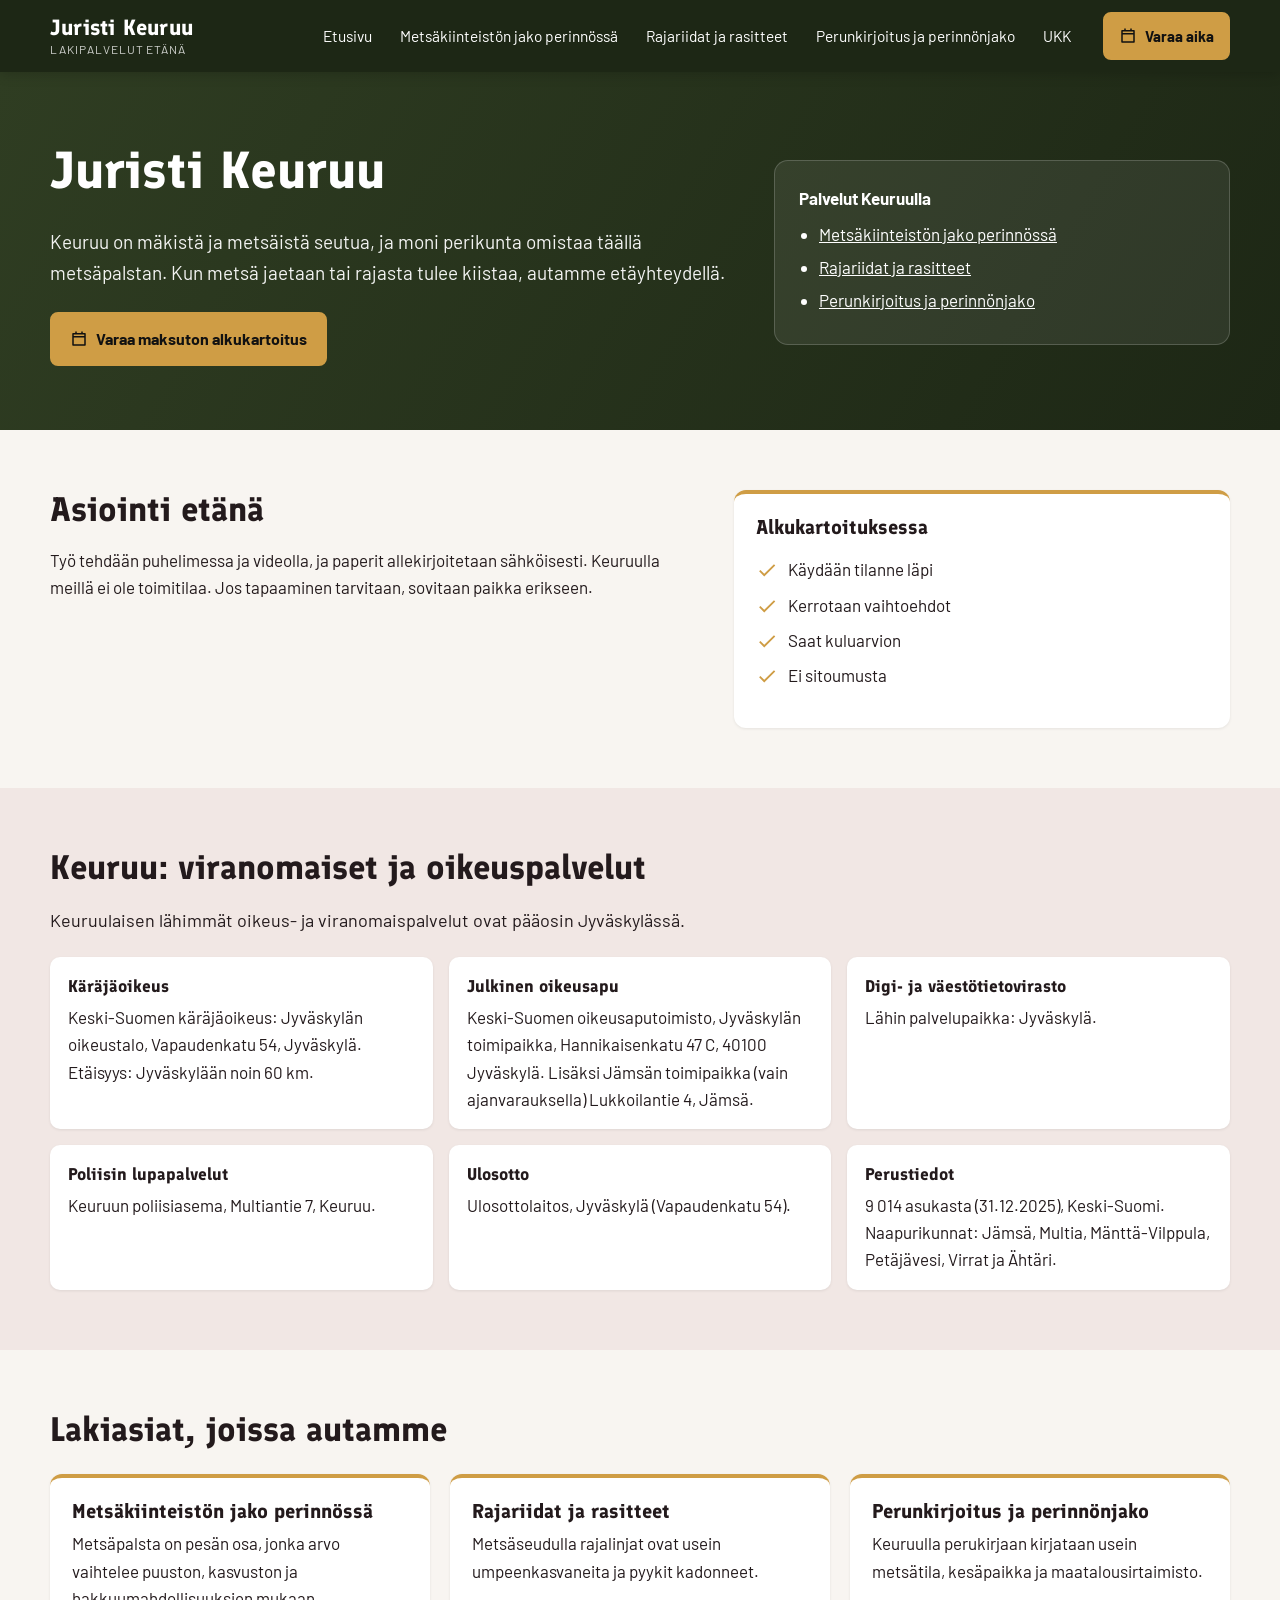
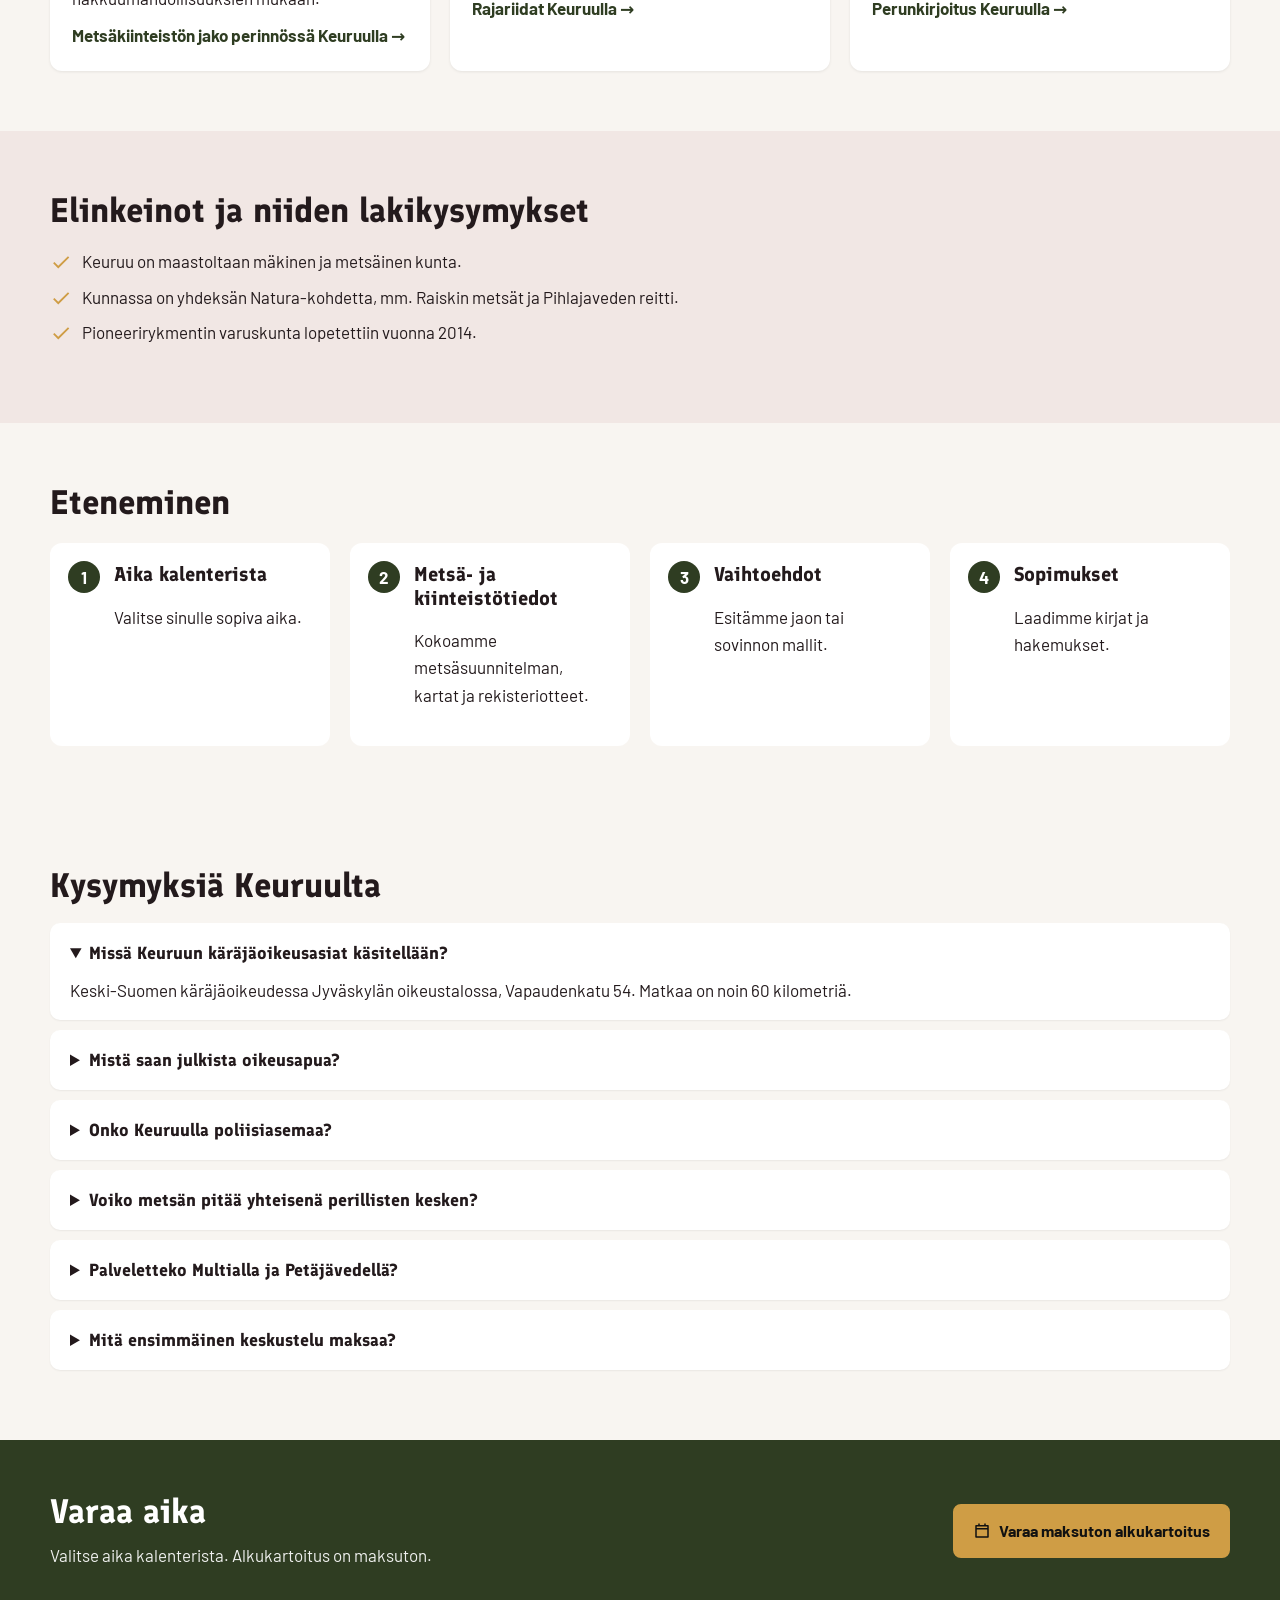
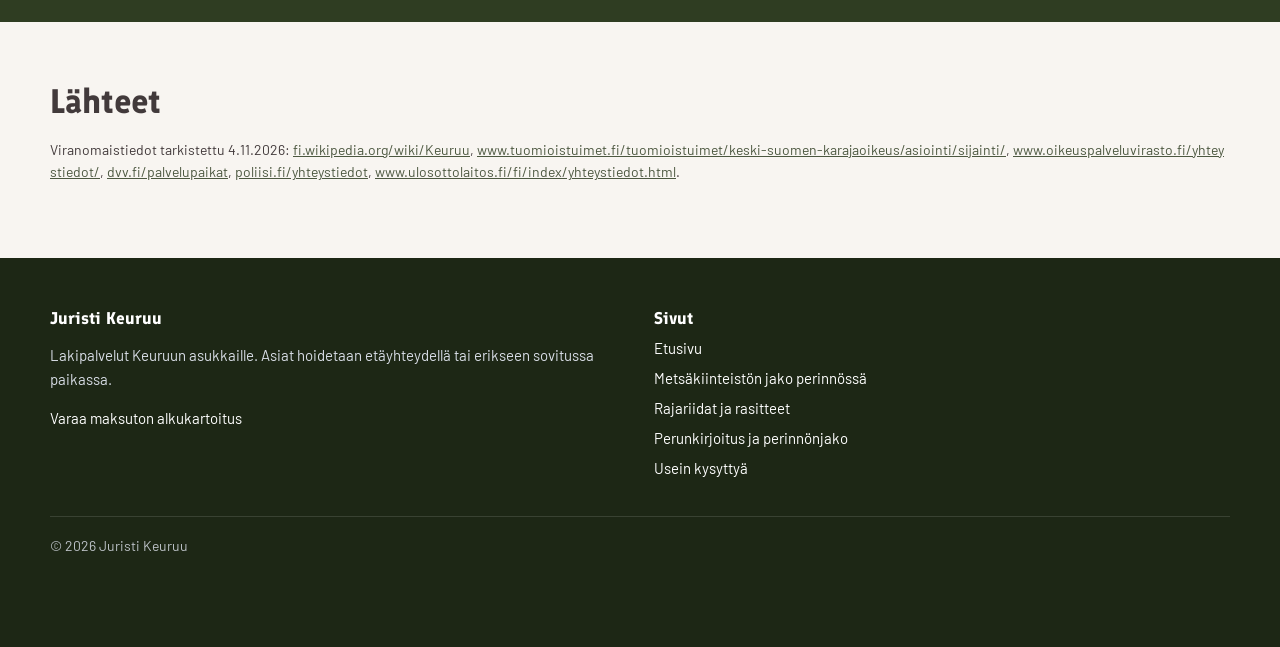
<file: index.html>
<!doctype html>
<html lang="fi">
<head>
<meta charset="utf-8">
<meta name="viewport" content="width=device-width,initial-scale=1">
<title>Juristi Keuruu | Metsä, rajat ja perintö</title>
<meta name="description" content="Juristi Keuruu: metsäkiinteistön jako, rajariidat ja perunkirjoitus etänä. Ajanvaraus verkossa, maksuton alkukartoitus.">
<meta name="robots" content="index,follow">
<link rel="canonical" href="https://arttu475-cpu.github.io/juristi-keuruu/">
<meta property="og:type" content="website">
<meta property="og:locale" content="fi_FI">
<meta property="og:site_name" content="Juristi Keuruu">
<meta property="og:title" content="Juristi Keuruu | Metsä, rajat ja perintö">
<meta property="og:description" content="Juristi Keuruu: metsäkiinteistön jako, rajariidat ja perunkirjoitus etänä. Ajanvaraus verkossa, maksuton alkukartoitus.">
<meta property="og:url" content="https://arttu475-cpu.github.io/juristi-keuruu/">
<meta name="theme-color" content="#1d2715">
<link rel="stylesheet" href="./_f/fontit.css">
<link rel="stylesheet" href="./_f/tyyli.css">
<script type="application/ld+json">{"@context":"https://schema.org","@graph":[{"@type":"WebSite","@id":"https://arttu475-cpu.github.io/juristi-keuruu/#website","url":"https://arttu475-cpu.github.io/juristi-keuruu/","name":"Juristi Keuruu","inLanguage":"fi"},{"@type":"LegalService","@id":"https://arttu475-cpu.github.io/juristi-keuruu/#palvelu","name":"Juristi Keuruu","url":"https://arttu475-cpu.github.io/juristi-keuruu/","description":"Juristi Keuruu: metsäkiinteistön jako, rajariidat ja perunkirjoitus etänä. Ajanvaraus verkossa, maksuton alkukartoitus.","areaServed":{"@type":"City","name":"Keuruu","sameAs":"https://fi.wikipedia.org/wiki/Keuruu"},"knowsAbout":["Metsäkiinteistön jako perinnössä","Rajariidat ja rasitteet","Perunkirjoitus ja perinnönjako"],"potentialAction":{"@type":"ReserveAction","name":"Varaa maksuton alkukartoitus","target":"https://calendly.com/lakiasiantoimisto-helsinki/lakitoimiston-alkukartoitus"}},{"@type":"WebPage","@id":"https://arttu475-cpu.github.io/juristi-keuruu/#webpage","url":"https://arttu475-cpu.github.io/juristi-keuruu/","name":"Juristi Keuruu | Metsä, rajat ja perintö","description":"Juristi Keuruu: metsäkiinteistön jako, rajariidat ja perunkirjoitus etänä. Ajanvaraus verkossa, maksuton alkukartoitus.","inLanguage":"fi","isPartOf":{"@id":"https://arttu475-cpu.github.io/juristi-keuruu/#website"},"about":{"@id":"https://arttu475-cpu.github.io/juristi-keuruu/#palvelu"},"dateModified":"2026-11-04"},{"@type":"FAQPage","@id":"https://arttu475-cpu.github.io/juristi-keuruu/#ukk","mainEntity":[{"@type":"Question","name":"Missä Keuruun käräjäoikeusasiat käsitellään?","acceptedAnswer":{"@type":"Answer","text":"Keski-Suomen käräjäoikeudessa Jyväskylän oikeustalossa, Vapaudenkatu 54. Matkaa on noin 60 kilometriä."}},{"@type":"Question","name":"Mistä saan julkista oikeusapua?","acceptedAnswer":{"@type":"Answer","text":"Keski-Suomen oikeusaputoimiston Jyväskylän toimipaikasta tai ajanvarauksella Jämsän toimipaikasta."}},{"@type":"Question","name":"Onko Keuruulla poliisiasemaa?","acceptedAnswer":{"@type":"Answer","text":"On, Keuruun poliisiasema osoitteessa Multiantie 7."}},{"@type":"Question","name":"Voiko metsän pitää yhteisenä perillisten kesken?","acceptedAnswer":{"@type":"Answer","text":"Voi, mutta yhteisomistus vaatii sopimuksen hoidosta ja hakkuista. Muuten päätöksenteko jumiutuu helposti."}},{"@type":"Question","name":"Palveletteko Multialla ja Petäjävedellä?","acceptedAnswer":{"@type":"Answer","text":"Kyllä, kaikki tapahtuu etänä."}},{"@type":"Question","name":"Mitä ensimmäinen keskustelu maksaa?","acceptedAnswer":{"@type":"Answer","text":"Alkukartoitus on ilmainen."}}]}]}</script>
</head>
<body>
<header class="hd"><div class="w"><a class="brand" href="./"><b>Juristi Keuruu</b><small>Lakipalvelut etänä</small></a><input type="checkbox" id="mt" class="mt" aria-label="Avaa valikko"><label for="mt" class="mtl">Valikko</label>
<nav class="nav" aria-label="Päävalikko"><a href="./">Etusivu</a><a href="./metsan-perinnonjako/">Metsäkiinteistön jako perinnössä</a><a href="./rajariidat/">Rajariidat ja rasitteet</a><a href="./perunkirjoitus/">Perunkirjoitus ja perinnönjako</a><a href="./ukk/">UKK</a></nav>
<a class="btn hbtn" href="https://calendly.com/lakiasiantoimisto-helsinki/lakitoimiston-alkukartoitus" target="_blank" rel="noopener"><svg viewBox="0 0 24 24" width="18" height="18" aria-hidden="true"><path fill="currentColor" d="M7 2h2v2h6V2h2v2h3a1 1 0 0 1 1 1v15a1 1 0 0 1-1 1H4a1 1 0 0 1-1-1V5a1 1 0 0 1 1-1h3zm12 8H5v9h14zM5 8h14V6H5z"/></svg>Varaa aika</a></div>
</header>
<main>

<section class="hero"><div class="w"><div><h1>Juristi Keuruu</h1><p class="l">Keuruu on mäkistä ja metsäistä seutua, ja moni perikunta omistaa täällä metsäpalstan. Kun metsä jaetaan tai rajasta tulee kiistaa, autamme etäyhteydellä.</p><div class="napit"><a class="btn" href="https://calendly.com/lakiasiantoimisto-helsinki/lakitoimiston-alkukartoitus" target="_blank" rel="noopener"><svg viewBox="0 0 24 24" width="18" height="18" aria-hidden="true"><path fill="currentColor" d="M7 2h2v2h6V2h2v2h3a1 1 0 0 1 1 1v15a1 1 0 0 1-1 1H4a1 1 0 0 1-1-1V5a1 1 0 0 1 1-1h3zm12 8H5v9h14zM5 8h14V6H5z"/></svg>Varaa maksuton alkukartoitus</a></div></div><div class="kortti"><b>Palvelut Keuruulla</b><ul><li><a style="color:#fff" href="./metsan-perinnonjako/">Metsäkiinteistön jako perinnössä</a></li><li><a style="color:#fff" href="./rajariidat/">Rajariidat ja rasitteet</a></li><li><a style="color:#fff" href="./perunkirjoitus/">Perunkirjoitus ja perinnönjako</a></li></ul></div></div></section>
<section class="sec"><div class="w two"><div><h2>Asiointi etänä</h2><p>Työ tehdään puhelimessa ja videolla, ja paperit allekirjoitetaan sähköisesti. Keuruulla meillä ei ole toimitilaa. Jos tapaaminen tarvitaan, sovitaan paikka erikseen.</p></div><div class="card"><h3>Alkukartoituksessa</h3><ul class="list"><li><svg viewBox="0 0 24 24" width="22" height="22" aria-hidden="true"><path fill="currentColor" d="M9 16.2 4.8 12l-1.4 1.4L9 19 21 7l-1.4-1.4z"/></svg><span>Käydään tilanne läpi</span></li><li><svg viewBox="0 0 24 24" width="22" height="22" aria-hidden="true"><path fill="currentColor" d="M9 16.2 4.8 12l-1.4 1.4L9 19 21 7l-1.4-1.4z"/></svg><span>Kerrotaan vaihtoehdot</span></li><li><svg viewBox="0 0 24 24" width="22" height="22" aria-hidden="true"><path fill="currentColor" d="M9 16.2 4.8 12l-1.4 1.4L9 19 21 7l-1.4-1.4z"/></svg><span>Saat kuluarvion</span></li><li><svg viewBox="0 0 24 24" width="22" height="22" aria-hidden="true"><path fill="currentColor" d="M9 16.2 4.8 12l-1.4 1.4L9 19 21 7l-1.4-1.4z"/></svg><span>Ei sitoumusta</span></li></ul></div></div></section>
<section class="sec alt"><div class="w"><h2>Keuruu: viranomaiset ja oikeuspalvelut</h2><p class="lead">Keuruulaisen lähimmät oikeus- ja viranomaispalvelut ovat pääosin Jyväskylässä.</p><div class="fakta"><div><b>Käräjäoikeus</b>Keski-Suomen käräjäoikeus: Jyväskylän oikeustalo, Vapaudenkatu 54, Jyväskylä. Etäisyys: Jyväskylään noin 60 km.</div><div><b>Julkinen oikeusapu</b>Keski-Suomen oikeusaputoimisto, Jyväskylän toimipaikka, Hannikaisenkatu 47 C, 40100 Jyväskylä. Lisäksi Jämsän toimipaikka (vain ajanvarauksella) Lukkoilantie 4, Jämsä.</div><div><b>Digi- ja väestötietovirasto</b>Lähin palvelupaikka: Jyväskylä.</div><div><b>Poliisin lupapalvelut</b>Keuruun poliisiasema, Multiantie 7, Keuruu.</div><div><b>Ulosotto</b>Ulosottolaitos, Jyväskylä (Vapaudenkatu 54).</div><div><b>Perustiedot</b>9 014 asukasta (31.12.2025), Keski-Suomi. Naapurikunnat: Jämsä, Multia, Mänttä-Vilppula, Petäjävesi, Virrat ja Ähtäri.</div></div></div></section>
<section class="sec"><div class="w"><h2>Lakiasiat, joissa autamme</h2><div class="grid"><div class="card"><h3>Metsäkiinteistön jako perinnössä</h3><p>Metsäpalsta on pesän osa, jonka arvo vaihtelee puuston, kasvuston ja hakkuumahdollisuuksien mukaan.</p><a class="more" href="./metsan-perinnonjako/">Metsäkiinteistön jako perinnössä Keuruulla →</a></div><div class="card"><h3>Rajariidat ja rasitteet</h3><p>Metsäseudulla rajalinjat ovat usein umpeenkasvaneita ja pyykit kadonneet.</p><a class="more" href="./rajariidat/">Rajariidat Keuruulla →</a></div><div class="card"><h3>Perunkirjoitus ja perinnönjako</h3><p>Keuruulla perukirjaan kirjataan usein metsätila, kesäpaikka ja maatalousirtaimisto.</p><a class="more" href="./perunkirjoitus/">Perunkirjoitus Keuruulla →</a></div></div></div></section>
<section class="sec alt"><div class="w"><h2>Elinkeinot ja niiden lakikysymykset</h2><ul class="list"><li><svg viewBox="0 0 24 24" width="22" height="22" aria-hidden="true"><path fill="currentColor" d="M9 16.2 4.8 12l-1.4 1.4L9 19 21 7l-1.4-1.4z"/></svg><span>Keuruu on maastoltaan mäkinen ja metsäinen kunta.</span></li><li><svg viewBox="0 0 24 24" width="22" height="22" aria-hidden="true"><path fill="currentColor" d="M9 16.2 4.8 12l-1.4 1.4L9 19 21 7l-1.4-1.4z"/></svg><span>Kunnassa on yhdeksän Natura-kohdetta, mm. Raiskin metsät ja Pihlajaveden reitti.</span></li><li><svg viewBox="0 0 24 24" width="22" height="22" aria-hidden="true"><path fill="currentColor" d="M9 16.2 4.8 12l-1.4 1.4L9 19 21 7l-1.4-1.4z"/></svg><span>Pioneerirykmentin varuskunta lopetettiin vuonna 2014.</span></li></ul></div></section>
<section class="sec"><div class="w"><h2>Eteneminen</h2><div class="steps"><div><h3>Aika kalenterista</h3><p>Valitse sinulle sopiva aika.</p></div><div><h3>Metsä- ja kiinteistötiedot</h3><p>Kokoamme metsäsuunnitelman, kartat ja rekisteriotteet.</p></div><div><h3>Vaihtoehdot</h3><p>Esitämme jaon tai sovinnon mallit.</p></div><div><h3>Sopimukset</h3><p>Laadimme kirjat ja hakemukset.</p></div></div></div></section>
<section class="sec"><div class="w"><div class="ukk"><h2>Kysymyksiä Keuruulta</h2><details open><summary>Missä Keuruun käräjäoikeusasiat käsitellään?</summary><p>Keski-Suomen käräjäoikeudessa Jyväskylän oikeustalossa, Vapaudenkatu 54. Matkaa on noin 60 kilometriä.</p></details>
<details><summary>Mistä saan julkista oikeusapua?</summary><p>Keski-Suomen oikeusaputoimiston Jyväskylän toimipaikasta tai ajanvarauksella Jämsän toimipaikasta.</p></details>
<details><summary>Onko Keuruulla poliisiasemaa?</summary><p>On, Keuruun poliisiasema osoitteessa Multiantie 7.</p></details>
<details><summary>Voiko metsän pitää yhteisenä perillisten kesken?</summary><p>Voi, mutta yhteisomistus vaatii sopimuksen hoidosta ja hakkuista. Muuten päätöksenteko jumiutuu helposti.</p></details>
<details><summary>Palveletteko Multialla ja Petäjävedellä?</summary><p>Kyllä, kaikki tapahtuu etänä.</p></details>
<details><summary>Mitä ensimmäinen keskustelu maksaa?</summary><p>Alkukartoitus on ilmainen.</p></details></div></div></section>
<section class="cta"><div class="w"><div><h2>Varaa aika</h2><p>Valitse aika kalenterista. Alkukartoitus on maksuton.</p></div><div class="napit"><a class="btn" href="https://calendly.com/lakiasiantoimisto-helsinki/lakitoimiston-alkukartoitus" target="_blank" rel="noopener"><svg viewBox="0 0 24 24" width="18" height="18" aria-hidden="true"><path fill="currentColor" d="M7 2h2v2h6V2h2v2h3a1 1 0 0 1 1 1v15a1 1 0 0 1-1 1H4a1 1 0 0 1-1-1V5a1 1 0 0 1 1-1h3zm12 8H5v9h14zM5 8h14V6H5z"/></svg>Varaa maksuton alkukartoitus</a></div></div></section>
<section class="sec"><div class="w lahteet"><h2>Lähteet</h2><p>Viranomaistiedot tarkistettu 4.11.2026: <a href="https://fi.wikipedia.org/wiki/Keuruu" rel="noopener">fi.wikipedia.org/wiki/Keuruu</a>, <a href="https://www.tuomioistuimet.fi/tuomioistuimet/keski-suomen-karajaoikeus/asiointi/sijainti/" rel="noopener">www.tuomioistuimet.fi/tuomioistuimet/keski-suomen-karajaoikeus/asiointi/sijainti/</a>, <a href="https://www.oikeuspalveluvirasto.fi/yhteystiedot/" rel="noopener">www.oikeuspalveluvirasto.fi/yhteystiedot/</a>, <a href="https://dvv.fi/palvelupaikat" rel="noopener">dvv.fi/palvelupaikat</a>, <a href="https://poliisi.fi/yhteystiedot" rel="noopener">poliisi.fi/yhteystiedot</a>, <a href="https://www.ulosottolaitos.fi/fi/index/yhteystiedot.html" rel="noopener">www.ulosottolaitos.fi/fi/index/yhteystiedot.html</a>.</p></div></section>
</main>
<footer class="ft"><div class="w"><div class="cols">
<div><h3>Juristi Keuruu</h3><p>Lakipalvelut Keuruun asukkaille. Asiat hoidetaan etäyhteydellä tai erikseen sovitussa paikassa.</p><p><a href="https://calendly.com/lakiasiantoimisto-helsinki/lakitoimiston-alkukartoitus" target="_blank" rel="noopener">Varaa maksuton alkukartoitus</a></p></div>
<div><h3>Sivut</h3><ul><li><a href="./">Etusivu</a></li><li><a href="./metsan-perinnonjako/">Metsäkiinteistön jako perinnössä</a></li><li><a href="./rajariidat/">Rajariidat ja rasitteet</a></li><li><a href="./perunkirjoitus/">Perunkirjoitus ja perinnönjako</a></li><li><a href="./ukk/">Usein kysyttyä</a></li></ul></div>
</div><div class="pohja">© 2026 Juristi Keuruu</div></div></footer>
<div class="palkki"><a class="btn o" style="color:#fff" href="https://calendly.com/lakiasiantoimisto-helsinki/lakitoimiston-alkukartoitus" target="_blank" rel="noopener"><svg viewBox="0 0 24 24" width="18" height="18" aria-hidden="true"><path fill="currentColor" d="M7 2h2v2h6V2h2v2h3a1 1 0 0 1 1 1v15a1 1 0 0 1-1 1H4a1 1 0 0 1-1-1V5a1 1 0 0 1 1-1h3zm12 8H5v9h14zM5 8h14V6H5z"/></svg>Varaa maksuton alkukartoitus</a></div>
</body>
</html>
</file>
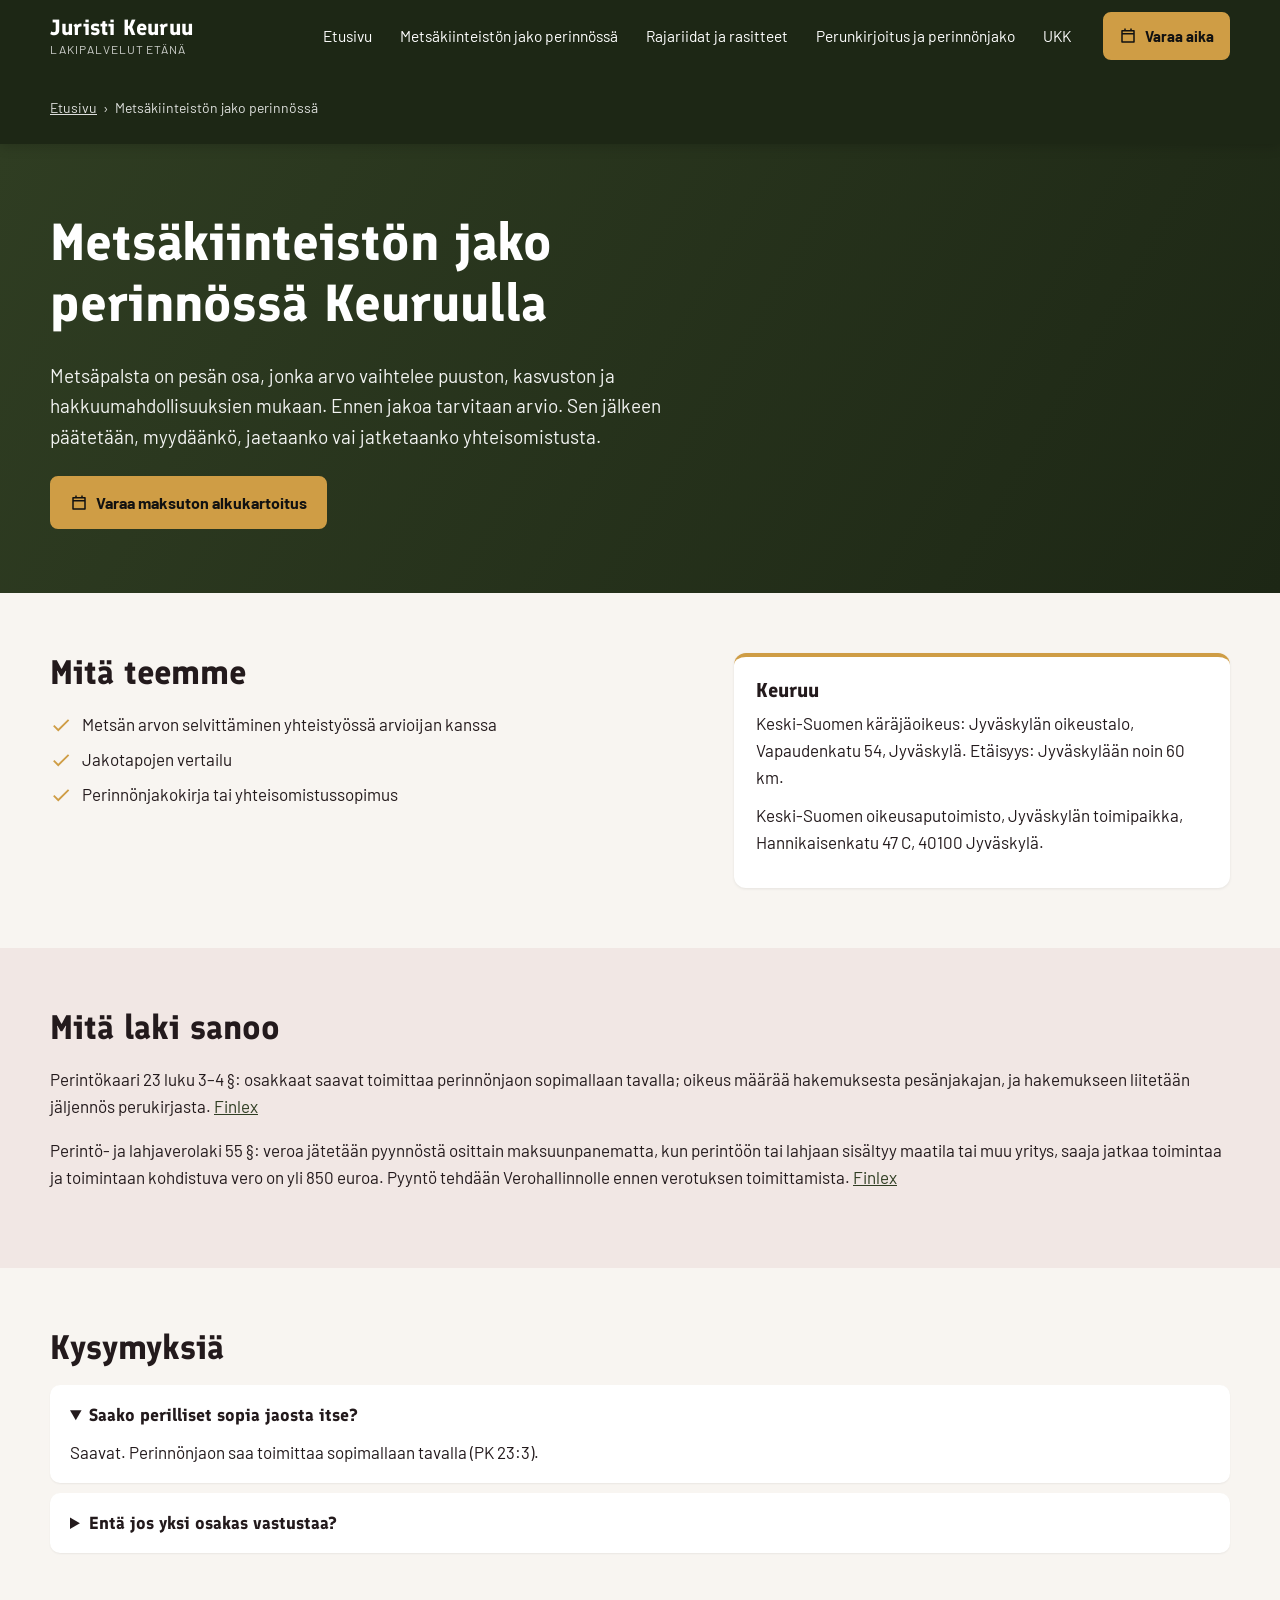
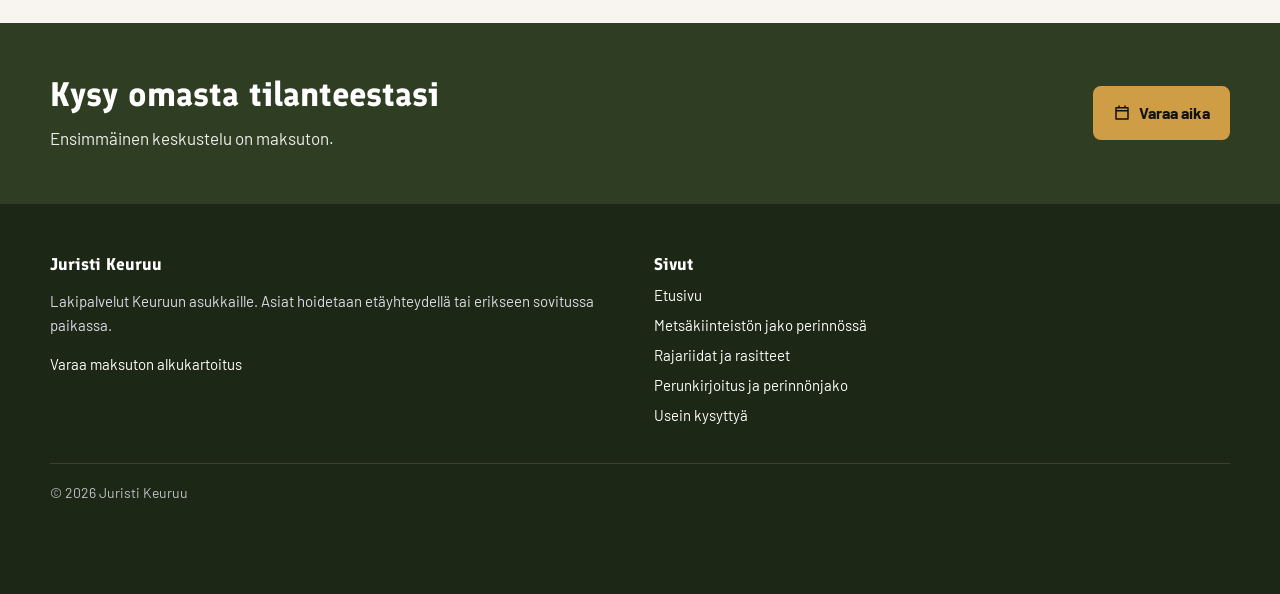
<file: metsan-perinnonjako/index.html>
<!doctype html>
<html lang="fi">
<head>
<meta charset="utf-8">
<meta name="viewport" content="width=device-width,initial-scale=1">
<title>Metsäkiinteistön jako perinnössä Keuruulla | Juristi Keuruu</title>
<meta name="description" content="Metsäpalsta on pesän osa, jonka arvo vaihtelee puuston, kasvuston ja hakkuumahdollisuuksien mukaan. Varaa maksuton alkukartoitus.">
<meta name="robots" content="index,follow">
<link rel="canonical" href="https://arttu475-cpu.github.io/juristi-keuruu/metsan-perinnonjako/">
<meta property="og:type" content="website">
<meta property="og:locale" content="fi_FI">
<meta property="og:site_name" content="Juristi Keuruu">
<meta property="og:title" content="Metsäkiinteistön jako perinnössä Keuruulla | Juristi Keuruu">
<meta property="og:description" content="Metsäpalsta on pesän osa, jonka arvo vaihtelee puuston, kasvuston ja hakkuumahdollisuuksien mukaan. Varaa maksuton alkukartoitus.">
<meta property="og:url" content="https://arttu475-cpu.github.io/juristi-keuruu/metsan-perinnonjako/">
<meta name="theme-color" content="#1d2715">
<link rel="stylesheet" href="../_f/fontit.css">
<link rel="stylesheet" href="../_f/tyyli.css">
<script type="application/ld+json">{"@context":"https://schema.org","@graph":[{"@type":"WebSite","@id":"https://arttu475-cpu.github.io/juristi-keuruu/#website","url":"https://arttu475-cpu.github.io/juristi-keuruu/","name":"Juristi Keuruu","inLanguage":"fi"},{"@type":"LegalService","@id":"https://arttu475-cpu.github.io/juristi-keuruu/#palvelu","name":"Juristi Keuruu","url":"https://arttu475-cpu.github.io/juristi-keuruu/","description":"Juristi Keuruu: metsäkiinteistön jako, rajariidat ja perunkirjoitus etänä. Ajanvaraus verkossa, maksuton alkukartoitus.","areaServed":{"@type":"City","name":"Keuruu","sameAs":"https://fi.wikipedia.org/wiki/Keuruu"},"knowsAbout":["Metsäkiinteistön jako perinnössä","Rajariidat ja rasitteet","Perunkirjoitus ja perinnönjako"],"potentialAction":{"@type":"ReserveAction","name":"Varaa maksuton alkukartoitus","target":"https://calendly.com/lakiasiantoimisto-helsinki/lakitoimiston-alkukartoitus"}},{"@type":"WebPage","@id":"https://arttu475-cpu.github.io/juristi-keuruu/metsan-perinnonjako/#webpage","url":"https://arttu475-cpu.github.io/juristi-keuruu/metsan-perinnonjako/","name":"Metsäkiinteistön jako perinnössä Keuruulla | Juristi Keuruu","description":"Metsäpalsta on pesän osa, jonka arvo vaihtelee puuston, kasvuston ja hakkuumahdollisuuksien mukaan. Varaa maksuton alkukartoitus.","inLanguage":"fi","isPartOf":{"@id":"https://arttu475-cpu.github.io/juristi-keuruu/#website"},"about":{"@id":"https://arttu475-cpu.github.io/juristi-keuruu/#palvelu"},"dateModified":"2026-11-04"},{"@type":"FAQPage","@id":"https://arttu475-cpu.github.io/juristi-keuruu/metsan-perinnonjako/#ukk","mainEntity":[{"@type":"Question","name":"Saako perilliset sopia jaosta itse?","acceptedAnswer":{"@type":"Answer","text":"Saavat. Perinnönjaon saa toimittaa sopimallaan tavalla (PK 23:3)."}},{"@type":"Question","name":"Entä jos yksi osakas vastustaa?","acceptedAnswer":{"@type":"Answer","text":"Kuka tahansa osakas voi hakea käräjäoikeudelta pesänjakajaa (PK 23:4)."}}]},{"@type":"Service","name":"Metsäkiinteistön jako perinnössä Keuruulla","serviceType":"Metsäkiinteistön jako perinnössä","provider":{"@id":"https://arttu475-cpu.github.io/juristi-keuruu/#palvelu"},"areaServed":{"@type":"City","name":"Keuruu"}},{"@type":"BreadcrumbList","itemListElement":[{"@type":"ListItem","position":1,"name":"Etusivu","item":"https://arttu475-cpu.github.io/juristi-keuruu/"},{"@type":"ListItem","position":2,"name":"Metsäkiinteistön jako perinnössä","item":"https://arttu475-cpu.github.io/juristi-keuruu/metsan-perinnonjako/"}]}]}</script>
</head>
<body>
<header class="hd"><div class="w"><a class="brand" href="../"><b>Juristi Keuruu</b><small>Lakipalvelut etänä</small></a><input type="checkbox" id="mt" class="mt" aria-label="Avaa valikko"><label for="mt" class="mtl">Valikko</label>
<nav class="nav" aria-label="Päävalikko"><a href="../">Etusivu</a><a href="../metsan-perinnonjako/">Metsäkiinteistön jako perinnössä</a><a href="../rajariidat/">Rajariidat ja rasitteet</a><a href="../perunkirjoitus/">Perunkirjoitus ja perinnönjako</a><a href="../ukk/">UKK</a></nav>
<a class="btn hbtn" href="https://calendly.com/lakiasiantoimisto-helsinki/lakitoimiston-alkukartoitus" target="_blank" rel="noopener"><svg viewBox="0 0 24 24" width="18" height="18" aria-hidden="true"><path fill="currentColor" d="M7 2h2v2h6V2h2v2h3a1 1 0 0 1 1 1v15a1 1 0 0 1-1 1H4a1 1 0 0 1-1-1V5a1 1 0 0 1 1-1h3zm12 8H5v9h14zM5 8h14V6H5z"/></svg>Varaa aika</a></div>
<div class="w"><nav class="crumb" aria-label="Murupolku"><ol><li><a href="../">Etusivu</a></li><li aria-current="page">Metsäkiinteistön jako perinnössä</li></ol></nav></div></header>
<main>

<section class="hero"><div class="w"><div><h1>Metsäkiinteistön jako perinnössä Keuruulla</h1><p class="l">Metsäpalsta on pesän osa, jonka arvo vaihtelee puuston, kasvuston ja hakkuumahdollisuuksien mukaan. Ennen jakoa tarvitaan arvio. Sen jälkeen päätetään, myydäänkö, jaetaanko vai jatketaanko yhteisomistusta.</p><div class="napit"><a class="btn" href="https://calendly.com/lakiasiantoimisto-helsinki/lakitoimiston-alkukartoitus" target="_blank" rel="noopener"><svg viewBox="0 0 24 24" width="18" height="18" aria-hidden="true"><path fill="currentColor" d="M7 2h2v2h6V2h2v2h3a1 1 0 0 1 1 1v15a1 1 0 0 1-1 1H4a1 1 0 0 1-1-1V5a1 1 0 0 1 1-1h3zm12 8H5v9h14zM5 8h14V6H5z"/></svg>Varaa maksuton alkukartoitus</a></div></div></div></section>
<section class="sec"><div class="w two"><div><h2>Mitä teemme</h2><ul class="list"><li><svg viewBox="0 0 24 24" width="22" height="22" aria-hidden="true"><path fill="currentColor" d="M9 16.2 4.8 12l-1.4 1.4L9 19 21 7l-1.4-1.4z"/></svg><span>Metsän arvon selvittäminen yhteistyössä arvioijan kanssa</span></li><li><svg viewBox="0 0 24 24" width="22" height="22" aria-hidden="true"><path fill="currentColor" d="M9 16.2 4.8 12l-1.4 1.4L9 19 21 7l-1.4-1.4z"/></svg><span>Jakotapojen vertailu</span></li><li><svg viewBox="0 0 24 24" width="22" height="22" aria-hidden="true"><path fill="currentColor" d="M9 16.2 4.8 12l-1.4 1.4L9 19 21 7l-1.4-1.4z"/></svg><span>Perinnönjakokirja tai yhteisomistussopimus</span></li></ul></div><div class="card"><h3>Keuruu</h3><p>Keski-Suomen käräjäoikeus: Jyväskylän oikeustalo, Vapaudenkatu 54, Jyväskylä. Etäisyys: Jyväskylään noin 60 km.</p><p>Keski-Suomen oikeusaputoimisto, Jyväskylän toimipaikka, Hannikaisenkatu 47 C, 40100 Jyväskylä.</p></div></div></section>
<section class="sec alt"><div class="w"><h2>Mitä laki sanoo</h2><p>Perintökaari 23 luku 3–4 §: osakkaat saavat toimittaa perinnönjaon sopimallaan tavalla; oikeus määrää hakemuksesta pesänjakajan, ja hakemukseen liitetään jäljennös perukirjasta. <a href="https://www.finlex.fi/fi/lainsaadanto/1965/40" rel="noopener">Finlex</a></p><p>Perintö- ja lahjaverolaki 55 §: veroa jätetään pyynnöstä osittain maksuunpanematta, kun perintöön tai lahjaan sisältyy maatila tai muu yritys, saaja jatkaa toimintaa ja toimintaan kohdistuva vero on yli 850 euroa. Pyyntö tehdään Verohallinnolle ennen verotuksen toimittamista. <a href="https://www.finlex.fi/fi/lainsaadanto/1940/378" rel="noopener">Finlex</a></p></div></section>
<section class="sec"><div class="w"><div class="ukk"><h2>Kysymyksiä</h2><details open><summary>Saako perilliset sopia jaosta itse?</summary><p>Saavat. Perinnönjaon saa toimittaa sopimallaan tavalla (PK 23:3).</p></details>
<details><summary>Entä jos yksi osakas vastustaa?</summary><p>Kuka tahansa osakas voi hakea käräjäoikeudelta pesänjakajaa (PK 23:4).</p></details></div></div></section>
<section class="cta"><div class="w"><div><h2>Kysy omasta tilanteestasi</h2><p>Ensimmäinen keskustelu on maksuton.</p></div><div class="napit"><a class="btn" href="https://calendly.com/lakiasiantoimisto-helsinki/lakitoimiston-alkukartoitus" target="_blank" rel="noopener"><svg viewBox="0 0 24 24" width="18" height="18" aria-hidden="true"><path fill="currentColor" d="M7 2h2v2h6V2h2v2h3a1 1 0 0 1 1 1v15a1 1 0 0 1-1 1H4a1 1 0 0 1-1-1V5a1 1 0 0 1 1-1h3zm12 8H5v9h14zM5 8h14V6H5z"/></svg>Varaa aika</a></div></div></section>
</main>
<footer class="ft"><div class="w"><div class="cols">
<div><h3>Juristi Keuruu</h3><p>Lakipalvelut Keuruun asukkaille. Asiat hoidetaan etäyhteydellä tai erikseen sovitussa paikassa.</p><p><a href="https://calendly.com/lakiasiantoimisto-helsinki/lakitoimiston-alkukartoitus" target="_blank" rel="noopener">Varaa maksuton alkukartoitus</a></p></div>
<div><h3>Sivut</h3><ul><li><a href="../">Etusivu</a></li><li><a href="../metsan-perinnonjako/">Metsäkiinteistön jako perinnössä</a></li><li><a href="../rajariidat/">Rajariidat ja rasitteet</a></li><li><a href="../perunkirjoitus/">Perunkirjoitus ja perinnönjako</a></li><li><a href="../ukk/">Usein kysyttyä</a></li></ul></div>
</div><div class="pohja">© 2026 Juristi Keuruu</div></div></footer>
<div class="palkki"><a class="btn o" style="color:#fff" href="https://calendly.com/lakiasiantoimisto-helsinki/lakitoimiston-alkukartoitus" target="_blank" rel="noopener"><svg viewBox="0 0 24 24" width="18" height="18" aria-hidden="true"><path fill="currentColor" d="M7 2h2v2h6V2h2v2h3a1 1 0 0 1 1 1v15a1 1 0 0 1-1 1H4a1 1 0 0 1-1-1V5a1 1 0 0 1 1-1h3zm12 8H5v9h14zM5 8h14V6H5z"/></svg>Varaa maksuton alkukartoitus</a></div>
</body>
</html>
</file>
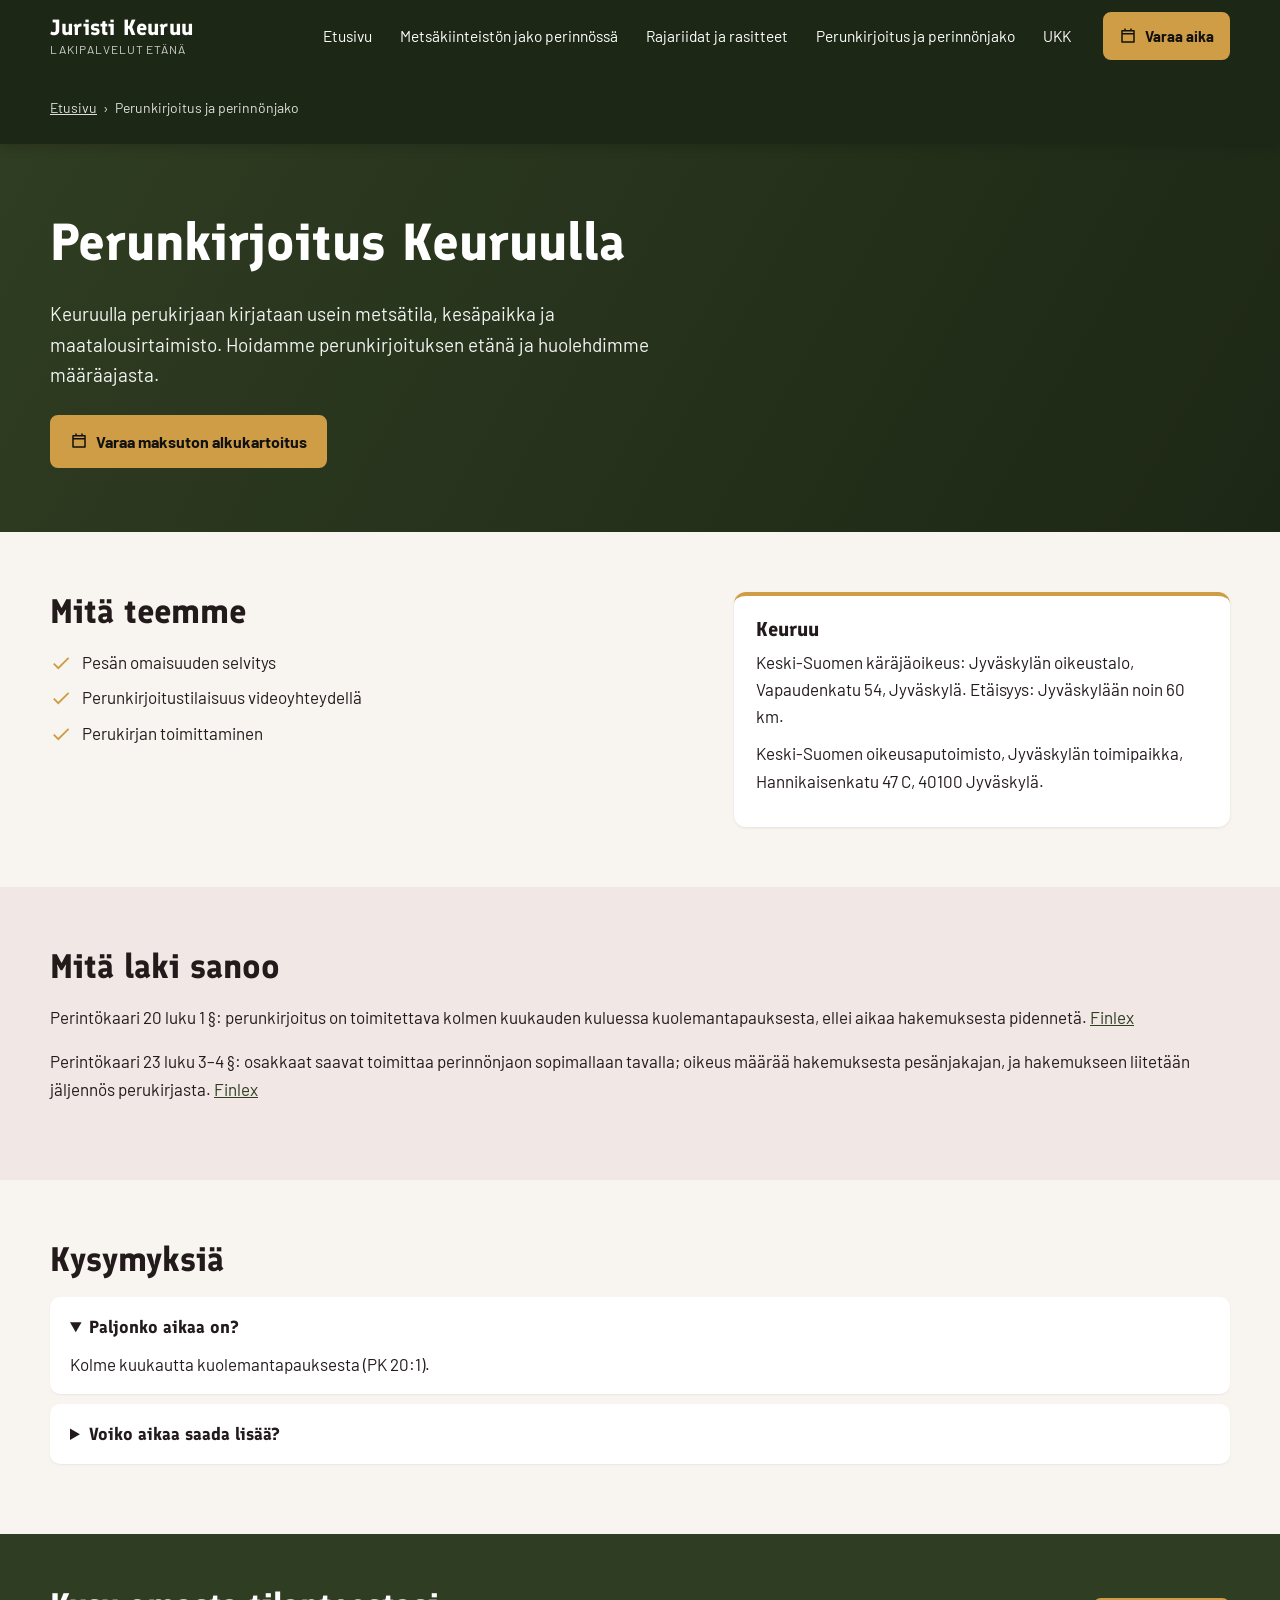
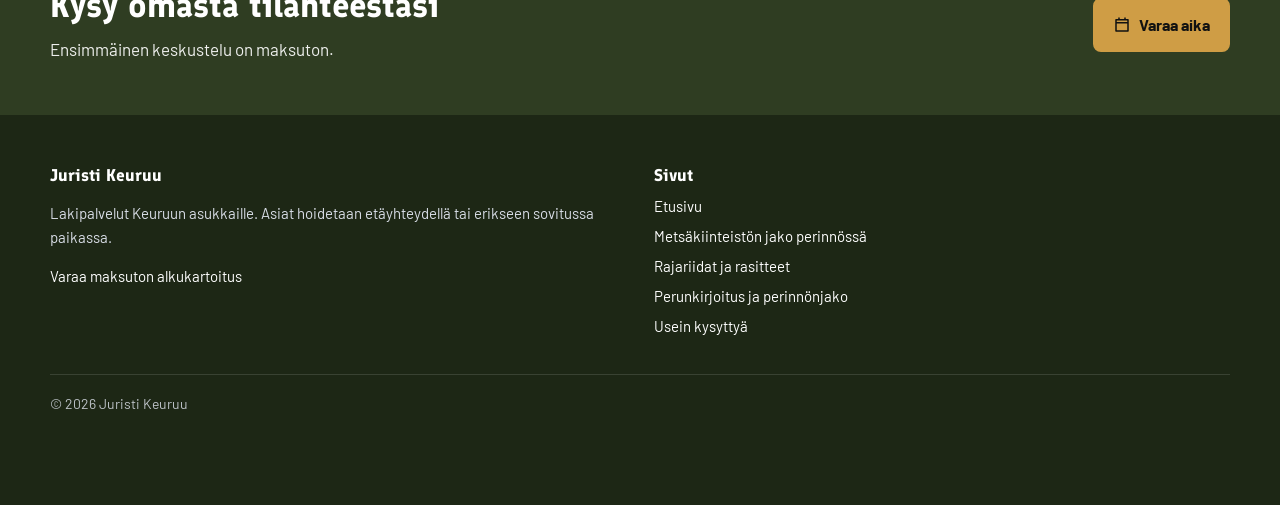
<file: perunkirjoitus/index.html>
<!doctype html>
<html lang="fi">
<head>
<meta charset="utf-8">
<meta name="viewport" content="width=device-width,initial-scale=1">
<title>Perunkirjoitus Keuruulla | Juristi Keuruu</title>
<meta name="description" content="Keuruulla perukirjaan kirjataan usein metsätila, kesäpaikka ja maatalousirtaimisto. Varaa maksuton alkukartoitus.">
<meta name="robots" content="index,follow">
<link rel="canonical" href="https://arttu475-cpu.github.io/juristi-keuruu/perunkirjoitus/">
<meta property="og:type" content="website">
<meta property="og:locale" content="fi_FI">
<meta property="og:site_name" content="Juristi Keuruu">
<meta property="og:title" content="Perunkirjoitus Keuruulla | Juristi Keuruu">
<meta property="og:description" content="Keuruulla perukirjaan kirjataan usein metsätila, kesäpaikka ja maatalousirtaimisto. Varaa maksuton alkukartoitus.">
<meta property="og:url" content="https://arttu475-cpu.github.io/juristi-keuruu/perunkirjoitus/">
<meta name="theme-color" content="#1d2715">
<link rel="stylesheet" href="../_f/fontit.css">
<link rel="stylesheet" href="../_f/tyyli.css">
<script type="application/ld+json">{"@context":"https://schema.org","@graph":[{"@type":"WebSite","@id":"https://arttu475-cpu.github.io/juristi-keuruu/#website","url":"https://arttu475-cpu.github.io/juristi-keuruu/","name":"Juristi Keuruu","inLanguage":"fi"},{"@type":"LegalService","@id":"https://arttu475-cpu.github.io/juristi-keuruu/#palvelu","name":"Juristi Keuruu","url":"https://arttu475-cpu.github.io/juristi-keuruu/","description":"Juristi Keuruu: metsäkiinteistön jako, rajariidat ja perunkirjoitus etänä. Ajanvaraus verkossa, maksuton alkukartoitus.","areaServed":{"@type":"City","name":"Keuruu","sameAs":"https://fi.wikipedia.org/wiki/Keuruu"},"knowsAbout":["Metsäkiinteistön jako perinnössä","Rajariidat ja rasitteet","Perunkirjoitus ja perinnönjako"],"potentialAction":{"@type":"ReserveAction","name":"Varaa maksuton alkukartoitus","target":"https://calendly.com/lakiasiantoimisto-helsinki/lakitoimiston-alkukartoitus"}},{"@type":"WebPage","@id":"https://arttu475-cpu.github.io/juristi-keuruu/perunkirjoitus/#webpage","url":"https://arttu475-cpu.github.io/juristi-keuruu/perunkirjoitus/","name":"Perunkirjoitus Keuruulla | Juristi Keuruu","description":"Keuruulla perukirjaan kirjataan usein metsätila, kesäpaikka ja maatalousirtaimisto. Varaa maksuton alkukartoitus.","inLanguage":"fi","isPartOf":{"@id":"https://arttu475-cpu.github.io/juristi-keuruu/#website"},"about":{"@id":"https://arttu475-cpu.github.io/juristi-keuruu/#palvelu"},"dateModified":"2026-11-04"},{"@type":"FAQPage","@id":"https://arttu475-cpu.github.io/juristi-keuruu/perunkirjoitus/#ukk","mainEntity":[{"@type":"Question","name":"Paljonko aikaa on?","acceptedAnswer":{"@type":"Answer","text":"Kolme kuukautta kuolemantapauksesta (PK 20:1)."}},{"@type":"Question","name":"Voiko aikaa saada lisää?","acceptedAnswer":{"@type":"Answer","text":"Voi, kun pidennystä haetaan määräajan kuluessa."}}]},{"@type":"Service","name":"Perunkirjoitus Keuruulla","serviceType":"Perunkirjoitus ja perinnönjako","provider":{"@id":"https://arttu475-cpu.github.io/juristi-keuruu/#palvelu"},"areaServed":{"@type":"City","name":"Keuruu"}},{"@type":"BreadcrumbList","itemListElement":[{"@type":"ListItem","position":1,"name":"Etusivu","item":"https://arttu475-cpu.github.io/juristi-keuruu/"},{"@type":"ListItem","position":2,"name":"Perunkirjoitus ja perinnönjako","item":"https://arttu475-cpu.github.io/juristi-keuruu/perunkirjoitus/"}]}]}</script>
</head>
<body>
<header class="hd"><div class="w"><a class="brand" href="../"><b>Juristi Keuruu</b><small>Lakipalvelut etänä</small></a><input type="checkbox" id="mt" class="mt" aria-label="Avaa valikko"><label for="mt" class="mtl">Valikko</label>
<nav class="nav" aria-label="Päävalikko"><a href="../">Etusivu</a><a href="../metsan-perinnonjako/">Metsäkiinteistön jako perinnössä</a><a href="../rajariidat/">Rajariidat ja rasitteet</a><a href="../perunkirjoitus/">Perunkirjoitus ja perinnönjako</a><a href="../ukk/">UKK</a></nav>
<a class="btn hbtn" href="https://calendly.com/lakiasiantoimisto-helsinki/lakitoimiston-alkukartoitus" target="_blank" rel="noopener"><svg viewBox="0 0 24 24" width="18" height="18" aria-hidden="true"><path fill="currentColor" d="M7 2h2v2h6V2h2v2h3a1 1 0 0 1 1 1v15a1 1 0 0 1-1 1H4a1 1 0 0 1-1-1V5a1 1 0 0 1 1-1h3zm12 8H5v9h14zM5 8h14V6H5z"/></svg>Varaa aika</a></div>
<div class="w"><nav class="crumb" aria-label="Murupolku"><ol><li><a href="../">Etusivu</a></li><li aria-current="page">Perunkirjoitus ja perinnönjako</li></ol></nav></div></header>
<main>

<section class="hero"><div class="w"><div><h1>Perunkirjoitus Keuruulla</h1><p class="l">Keuruulla perukirjaan kirjataan usein metsätila, kesäpaikka ja maatalousirtaimisto. Hoidamme perunkirjoituksen etänä ja huolehdimme määräajasta.</p><div class="napit"><a class="btn" href="https://calendly.com/lakiasiantoimisto-helsinki/lakitoimiston-alkukartoitus" target="_blank" rel="noopener"><svg viewBox="0 0 24 24" width="18" height="18" aria-hidden="true"><path fill="currentColor" d="M7 2h2v2h6V2h2v2h3a1 1 0 0 1 1 1v15a1 1 0 0 1-1 1H4a1 1 0 0 1-1-1V5a1 1 0 0 1 1-1h3zm12 8H5v9h14zM5 8h14V6H5z"/></svg>Varaa maksuton alkukartoitus</a></div></div></div></section>
<section class="sec"><div class="w two"><div><h2>Mitä teemme</h2><ul class="list"><li><svg viewBox="0 0 24 24" width="22" height="22" aria-hidden="true"><path fill="currentColor" d="M9 16.2 4.8 12l-1.4 1.4L9 19 21 7l-1.4-1.4z"/></svg><span>Pesän omaisuuden selvitys</span></li><li><svg viewBox="0 0 24 24" width="22" height="22" aria-hidden="true"><path fill="currentColor" d="M9 16.2 4.8 12l-1.4 1.4L9 19 21 7l-1.4-1.4z"/></svg><span>Perunkirjoitustilaisuus videoyhteydellä</span></li><li><svg viewBox="0 0 24 24" width="22" height="22" aria-hidden="true"><path fill="currentColor" d="M9 16.2 4.8 12l-1.4 1.4L9 19 21 7l-1.4-1.4z"/></svg><span>Perukirjan toimittaminen</span></li></ul></div><div class="card"><h3>Keuruu</h3><p>Keski-Suomen käräjäoikeus: Jyväskylän oikeustalo, Vapaudenkatu 54, Jyväskylä. Etäisyys: Jyväskylään noin 60 km.</p><p>Keski-Suomen oikeusaputoimisto, Jyväskylän toimipaikka, Hannikaisenkatu 47 C, 40100 Jyväskylä.</p></div></div></section>
<section class="sec alt"><div class="w"><h2>Mitä laki sanoo</h2><p>Perintökaari 20 luku 1 §: perunkirjoitus on toimitettava kolmen kuukauden kuluessa kuolemantapauksesta, ellei aikaa hakemuksesta pidennetä. <a href="https://www.finlex.fi/fi/lainsaadanto/1965/40" rel="noopener">Finlex</a></p><p>Perintökaari 23 luku 3–4 §: osakkaat saavat toimittaa perinnönjaon sopimallaan tavalla; oikeus määrää hakemuksesta pesänjakajan, ja hakemukseen liitetään jäljennös perukirjasta. <a href="https://www.finlex.fi/fi/lainsaadanto/1965/40" rel="noopener">Finlex</a></p></div></section>
<section class="sec"><div class="w"><div class="ukk"><h2>Kysymyksiä</h2><details open><summary>Paljonko aikaa on?</summary><p>Kolme kuukautta kuolemantapauksesta (PK 20:1).</p></details>
<details><summary>Voiko aikaa saada lisää?</summary><p>Voi, kun pidennystä haetaan määräajan kuluessa.</p></details></div></div></section>
<section class="cta"><div class="w"><div><h2>Kysy omasta tilanteestasi</h2><p>Ensimmäinen keskustelu on maksuton.</p></div><div class="napit"><a class="btn" href="https://calendly.com/lakiasiantoimisto-helsinki/lakitoimiston-alkukartoitus" target="_blank" rel="noopener"><svg viewBox="0 0 24 24" width="18" height="18" aria-hidden="true"><path fill="currentColor" d="M7 2h2v2h6V2h2v2h3a1 1 0 0 1 1 1v15a1 1 0 0 1-1 1H4a1 1 0 0 1-1-1V5a1 1 0 0 1 1-1h3zm12 8H5v9h14zM5 8h14V6H5z"/></svg>Varaa aika</a></div></div></section>
</main>
<footer class="ft"><div class="w"><div class="cols">
<div><h3>Juristi Keuruu</h3><p>Lakipalvelut Keuruun asukkaille. Asiat hoidetaan etäyhteydellä tai erikseen sovitussa paikassa.</p><p><a href="https://calendly.com/lakiasiantoimisto-helsinki/lakitoimiston-alkukartoitus" target="_blank" rel="noopener">Varaa maksuton alkukartoitus</a></p></div>
<div><h3>Sivut</h3><ul><li><a href="../">Etusivu</a></li><li><a href="../metsan-perinnonjako/">Metsäkiinteistön jako perinnössä</a></li><li><a href="../rajariidat/">Rajariidat ja rasitteet</a></li><li><a href="../perunkirjoitus/">Perunkirjoitus ja perinnönjako</a></li><li><a href="../ukk/">Usein kysyttyä</a></li></ul></div>
</div><div class="pohja">© 2026 Juristi Keuruu</div></div></footer>
<div class="palkki"><a class="btn o" style="color:#fff" href="https://calendly.com/lakiasiantoimisto-helsinki/lakitoimiston-alkukartoitus" target="_blank" rel="noopener"><svg viewBox="0 0 24 24" width="18" height="18" aria-hidden="true"><path fill="currentColor" d="M7 2h2v2h6V2h2v2h3a1 1 0 0 1 1 1v15a1 1 0 0 1-1 1H4a1 1 0 0 1-1-1V5a1 1 0 0 1 1-1h3zm12 8H5v9h14zM5 8h14V6H5z"/></svg>Varaa maksuton alkukartoitus</a></div>
</body>
</html>
</file>
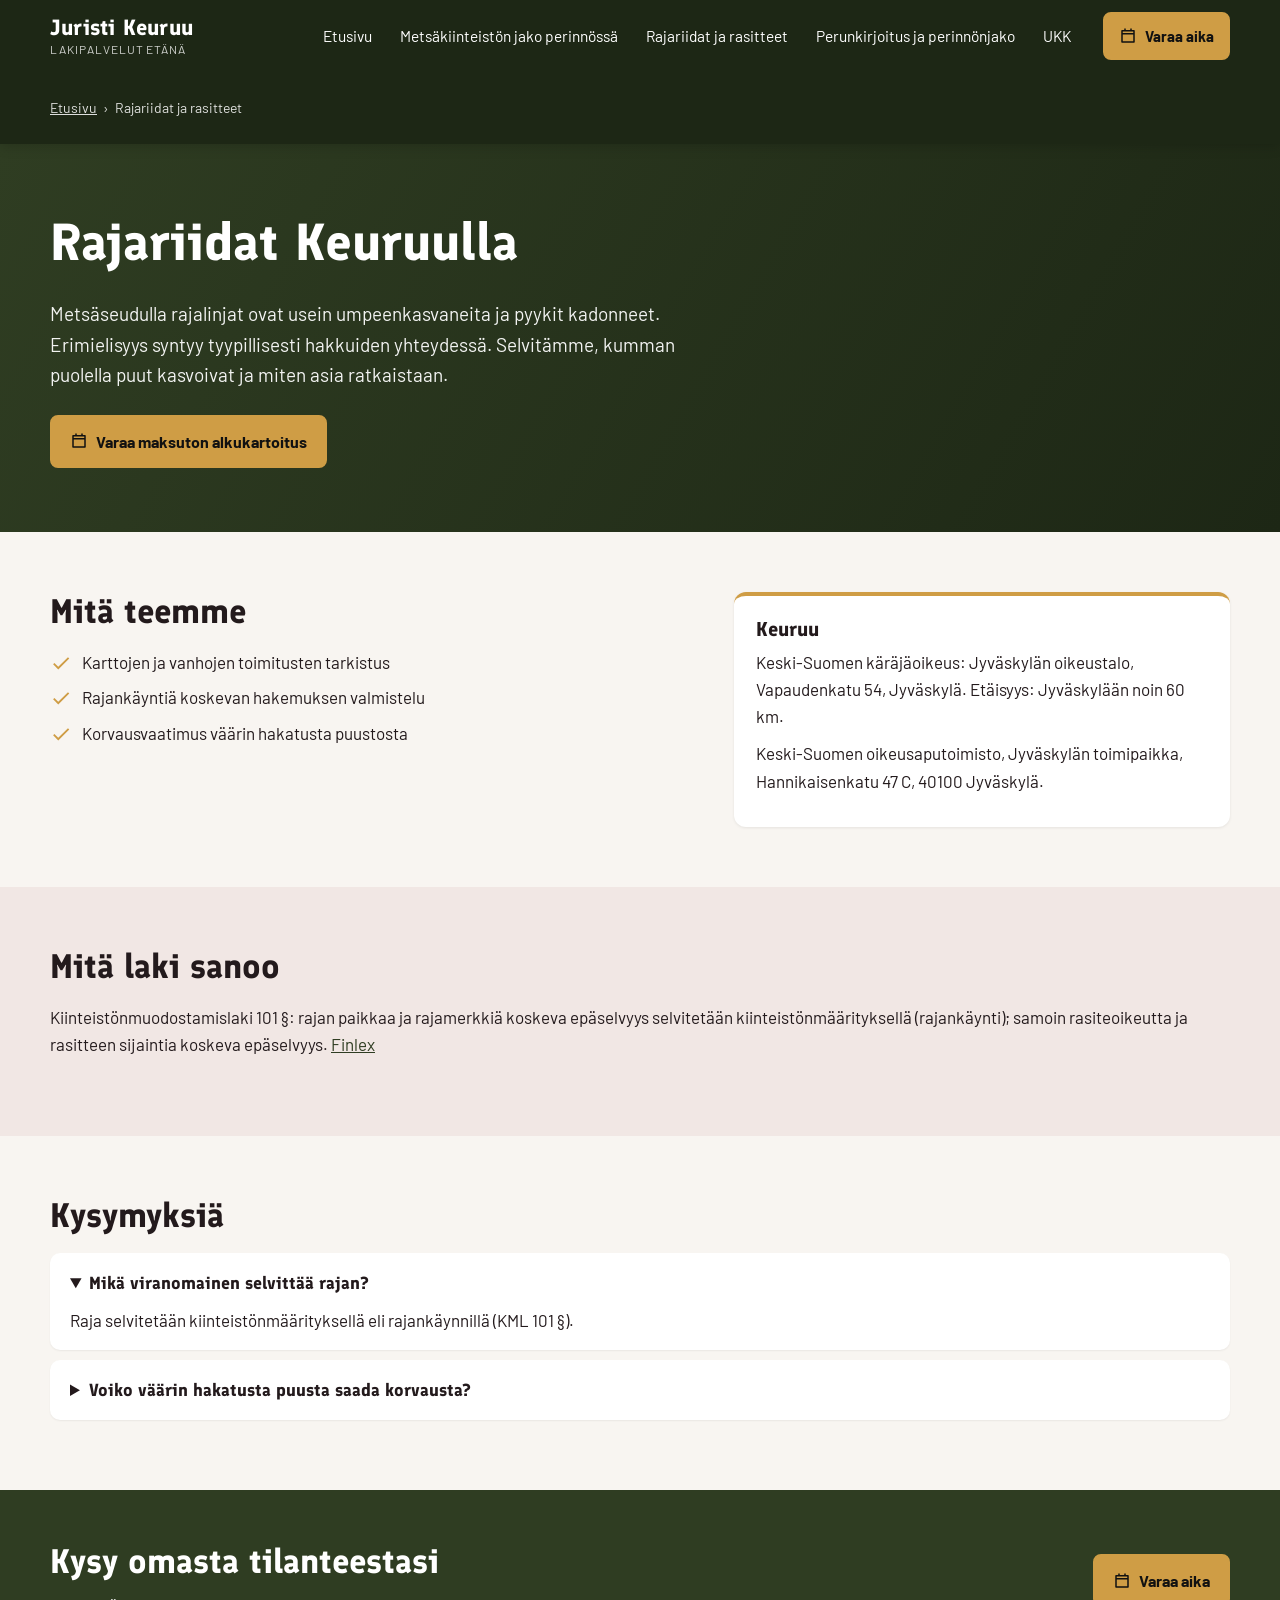
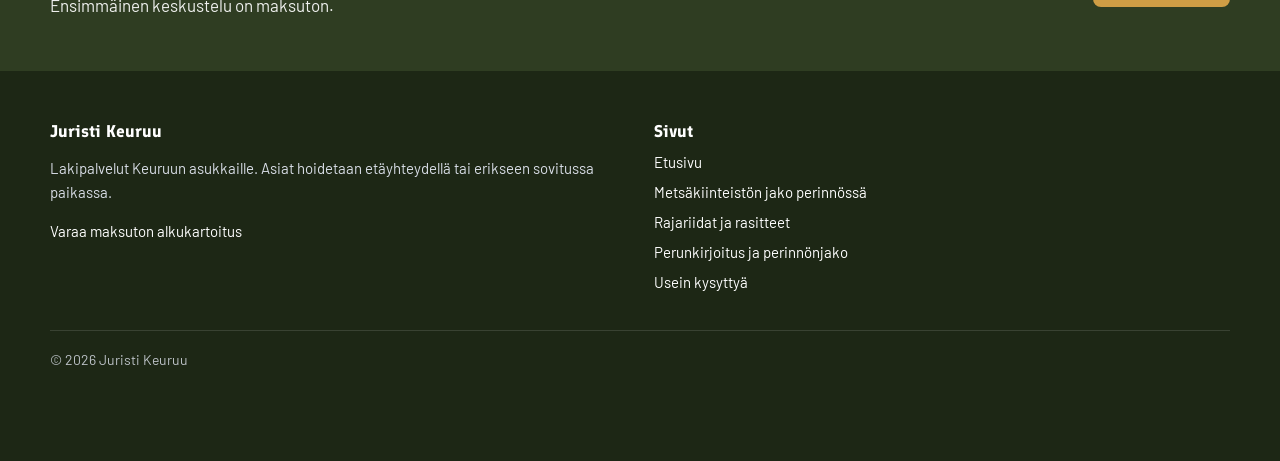
<file: rajariidat/index.html>
<!doctype html>
<html lang="fi">
<head>
<meta charset="utf-8">
<meta name="viewport" content="width=device-width,initial-scale=1">
<title>Rajariidat Keuruulla | Juristi Keuruu</title>
<meta name="description" content="Metsäseudulla rajalinjat ovat usein umpeenkasvaneita ja pyykit kadonneet. Varaa maksuton alkukartoitus.">
<meta name="robots" content="index,follow">
<link rel="canonical" href="https://arttu475-cpu.github.io/juristi-keuruu/rajariidat/">
<meta property="og:type" content="website">
<meta property="og:locale" content="fi_FI">
<meta property="og:site_name" content="Juristi Keuruu">
<meta property="og:title" content="Rajariidat Keuruulla | Juristi Keuruu">
<meta property="og:description" content="Metsäseudulla rajalinjat ovat usein umpeenkasvaneita ja pyykit kadonneet. Varaa maksuton alkukartoitus.">
<meta property="og:url" content="https://arttu475-cpu.github.io/juristi-keuruu/rajariidat/">
<meta name="theme-color" content="#1d2715">
<link rel="stylesheet" href="../_f/fontit.css">
<link rel="stylesheet" href="../_f/tyyli.css">
<script type="application/ld+json">{"@context":"https://schema.org","@graph":[{"@type":"WebSite","@id":"https://arttu475-cpu.github.io/juristi-keuruu/#website","url":"https://arttu475-cpu.github.io/juristi-keuruu/","name":"Juristi Keuruu","inLanguage":"fi"},{"@type":"LegalService","@id":"https://arttu475-cpu.github.io/juristi-keuruu/#palvelu","name":"Juristi Keuruu","url":"https://arttu475-cpu.github.io/juristi-keuruu/","description":"Juristi Keuruu: metsäkiinteistön jako, rajariidat ja perunkirjoitus etänä. Ajanvaraus verkossa, maksuton alkukartoitus.","areaServed":{"@type":"City","name":"Keuruu","sameAs":"https://fi.wikipedia.org/wiki/Keuruu"},"knowsAbout":["Metsäkiinteistön jako perinnössä","Rajariidat ja rasitteet","Perunkirjoitus ja perinnönjako"],"potentialAction":{"@type":"ReserveAction","name":"Varaa maksuton alkukartoitus","target":"https://calendly.com/lakiasiantoimisto-helsinki/lakitoimiston-alkukartoitus"}},{"@type":"WebPage","@id":"https://arttu475-cpu.github.io/juristi-keuruu/rajariidat/#webpage","url":"https://arttu475-cpu.github.io/juristi-keuruu/rajariidat/","name":"Rajariidat Keuruulla | Juristi Keuruu","description":"Metsäseudulla rajalinjat ovat usein umpeenkasvaneita ja pyykit kadonneet. Varaa maksuton alkukartoitus.","inLanguage":"fi","isPartOf":{"@id":"https://arttu475-cpu.github.io/juristi-keuruu/#website"},"about":{"@id":"https://arttu475-cpu.github.io/juristi-keuruu/#palvelu"},"dateModified":"2026-11-04"},{"@type":"FAQPage","@id":"https://arttu475-cpu.github.io/juristi-keuruu/rajariidat/#ukk","mainEntity":[{"@type":"Question","name":"Mikä viranomainen selvittää rajan?","acceptedAnswer":{"@type":"Answer","text":"Raja selvitetään kiinteistönmäärityksellä eli rajankäynnillä (KML 101 §)."}},{"@type":"Question","name":"Voiko väärin hakatusta puusta saada korvausta?","acceptedAnswer":{"@type":"Answer","text":"Voi. Korvaus perustuu puuston arvoon ja vahingon laajuuteen."}}]},{"@type":"Service","name":"Rajariidat Keuruulla","serviceType":"Rajariidat ja rasitteet","provider":{"@id":"https://arttu475-cpu.github.io/juristi-keuruu/#palvelu"},"areaServed":{"@type":"City","name":"Keuruu"}},{"@type":"BreadcrumbList","itemListElement":[{"@type":"ListItem","position":1,"name":"Etusivu","item":"https://arttu475-cpu.github.io/juristi-keuruu/"},{"@type":"ListItem","position":2,"name":"Rajariidat ja rasitteet","item":"https://arttu475-cpu.github.io/juristi-keuruu/rajariidat/"}]}]}</script>
</head>
<body>
<header class="hd"><div class="w"><a class="brand" href="../"><b>Juristi Keuruu</b><small>Lakipalvelut etänä</small></a><input type="checkbox" id="mt" class="mt" aria-label="Avaa valikko"><label for="mt" class="mtl">Valikko</label>
<nav class="nav" aria-label="Päävalikko"><a href="../">Etusivu</a><a href="../metsan-perinnonjako/">Metsäkiinteistön jako perinnössä</a><a href="../rajariidat/">Rajariidat ja rasitteet</a><a href="../perunkirjoitus/">Perunkirjoitus ja perinnönjako</a><a href="../ukk/">UKK</a></nav>
<a class="btn hbtn" href="https://calendly.com/lakiasiantoimisto-helsinki/lakitoimiston-alkukartoitus" target="_blank" rel="noopener"><svg viewBox="0 0 24 24" width="18" height="18" aria-hidden="true"><path fill="currentColor" d="M7 2h2v2h6V2h2v2h3a1 1 0 0 1 1 1v15a1 1 0 0 1-1 1H4a1 1 0 0 1-1-1V5a1 1 0 0 1 1-1h3zm12 8H5v9h14zM5 8h14V6H5z"/></svg>Varaa aika</a></div>
<div class="w"><nav class="crumb" aria-label="Murupolku"><ol><li><a href="../">Etusivu</a></li><li aria-current="page">Rajariidat ja rasitteet</li></ol></nav></div></header>
<main>

<section class="hero"><div class="w"><div><h1>Rajariidat Keuruulla</h1><p class="l">Metsäseudulla rajalinjat ovat usein umpeenkasvaneita ja pyykit kadonneet. Erimielisyys syntyy tyypillisesti hakkuiden yhteydessä. Selvitämme, kumman puolella puut kasvoivat ja miten asia ratkaistaan.</p><div class="napit"><a class="btn" href="https://calendly.com/lakiasiantoimisto-helsinki/lakitoimiston-alkukartoitus" target="_blank" rel="noopener"><svg viewBox="0 0 24 24" width="18" height="18" aria-hidden="true"><path fill="currentColor" d="M7 2h2v2h6V2h2v2h3a1 1 0 0 1 1 1v15a1 1 0 0 1-1 1H4a1 1 0 0 1-1-1V5a1 1 0 0 1 1-1h3zm12 8H5v9h14zM5 8h14V6H5z"/></svg>Varaa maksuton alkukartoitus</a></div></div></div></section>
<section class="sec"><div class="w two"><div><h2>Mitä teemme</h2><ul class="list"><li><svg viewBox="0 0 24 24" width="22" height="22" aria-hidden="true"><path fill="currentColor" d="M9 16.2 4.8 12l-1.4 1.4L9 19 21 7l-1.4-1.4z"/></svg><span>Karttojen ja vanhojen toimitusten tarkistus</span></li><li><svg viewBox="0 0 24 24" width="22" height="22" aria-hidden="true"><path fill="currentColor" d="M9 16.2 4.8 12l-1.4 1.4L9 19 21 7l-1.4-1.4z"/></svg><span>Rajankäyntiä koskevan hakemuksen valmistelu</span></li><li><svg viewBox="0 0 24 24" width="22" height="22" aria-hidden="true"><path fill="currentColor" d="M9 16.2 4.8 12l-1.4 1.4L9 19 21 7l-1.4-1.4z"/></svg><span>Korvausvaatimus väärin hakatusta puustosta</span></li></ul></div><div class="card"><h3>Keuruu</h3><p>Keski-Suomen käräjäoikeus: Jyväskylän oikeustalo, Vapaudenkatu 54, Jyväskylä. Etäisyys: Jyväskylään noin 60 km.</p><p>Keski-Suomen oikeusaputoimisto, Jyväskylän toimipaikka, Hannikaisenkatu 47 C, 40100 Jyväskylä.</p></div></div></section>
<section class="sec alt"><div class="w"><h2>Mitä laki sanoo</h2><p>Kiinteistönmuodostamislaki 101 §: rajan paikkaa ja rajamerkkiä koskeva epäselvyys selvitetään kiinteistönmäärityksellä (rajankäynti); samoin rasiteoikeutta ja rasitteen sijaintia koskeva epäselvyys. <a href="https://www.finlex.fi/fi/lainsaadanto/1995/554" rel="noopener">Finlex</a></p></div></section>
<section class="sec"><div class="w"><div class="ukk"><h2>Kysymyksiä</h2><details open><summary>Mikä viranomainen selvittää rajan?</summary><p>Raja selvitetään kiinteistönmäärityksellä eli rajankäynnillä (KML 101 §).</p></details>
<details><summary>Voiko väärin hakatusta puusta saada korvausta?</summary><p>Voi. Korvaus perustuu puuston arvoon ja vahingon laajuuteen.</p></details></div></div></section>
<section class="cta"><div class="w"><div><h2>Kysy omasta tilanteestasi</h2><p>Ensimmäinen keskustelu on maksuton.</p></div><div class="napit"><a class="btn" href="https://calendly.com/lakiasiantoimisto-helsinki/lakitoimiston-alkukartoitus" target="_blank" rel="noopener"><svg viewBox="0 0 24 24" width="18" height="18" aria-hidden="true"><path fill="currentColor" d="M7 2h2v2h6V2h2v2h3a1 1 0 0 1 1 1v15a1 1 0 0 1-1 1H4a1 1 0 0 1-1-1V5a1 1 0 0 1 1-1h3zm12 8H5v9h14zM5 8h14V6H5z"/></svg>Varaa aika</a></div></div></section>
</main>
<footer class="ft"><div class="w"><div class="cols">
<div><h3>Juristi Keuruu</h3><p>Lakipalvelut Keuruun asukkaille. Asiat hoidetaan etäyhteydellä tai erikseen sovitussa paikassa.</p><p><a href="https://calendly.com/lakiasiantoimisto-helsinki/lakitoimiston-alkukartoitus" target="_blank" rel="noopener">Varaa maksuton alkukartoitus</a></p></div>
<div><h3>Sivut</h3><ul><li><a href="../">Etusivu</a></li><li><a href="../metsan-perinnonjako/">Metsäkiinteistön jako perinnössä</a></li><li><a href="../rajariidat/">Rajariidat ja rasitteet</a></li><li><a href="../perunkirjoitus/">Perunkirjoitus ja perinnönjako</a></li><li><a href="../ukk/">Usein kysyttyä</a></li></ul></div>
</div><div class="pohja">© 2026 Juristi Keuruu</div></div></footer>
<div class="palkki"><a class="btn o" style="color:#fff" href="https://calendly.com/lakiasiantoimisto-helsinki/lakitoimiston-alkukartoitus" target="_blank" rel="noopener"><svg viewBox="0 0 24 24" width="18" height="18" aria-hidden="true"><path fill="currentColor" d="M7 2h2v2h6V2h2v2h3a1 1 0 0 1 1 1v15a1 1 0 0 1-1 1H4a1 1 0 0 1-1-1V5a1 1 0 0 1 1-1h3zm12 8H5v9h14zM5 8h14V6H5z"/></svg>Varaa maksuton alkukartoitus</a></div>
</body>
</html>
</file>
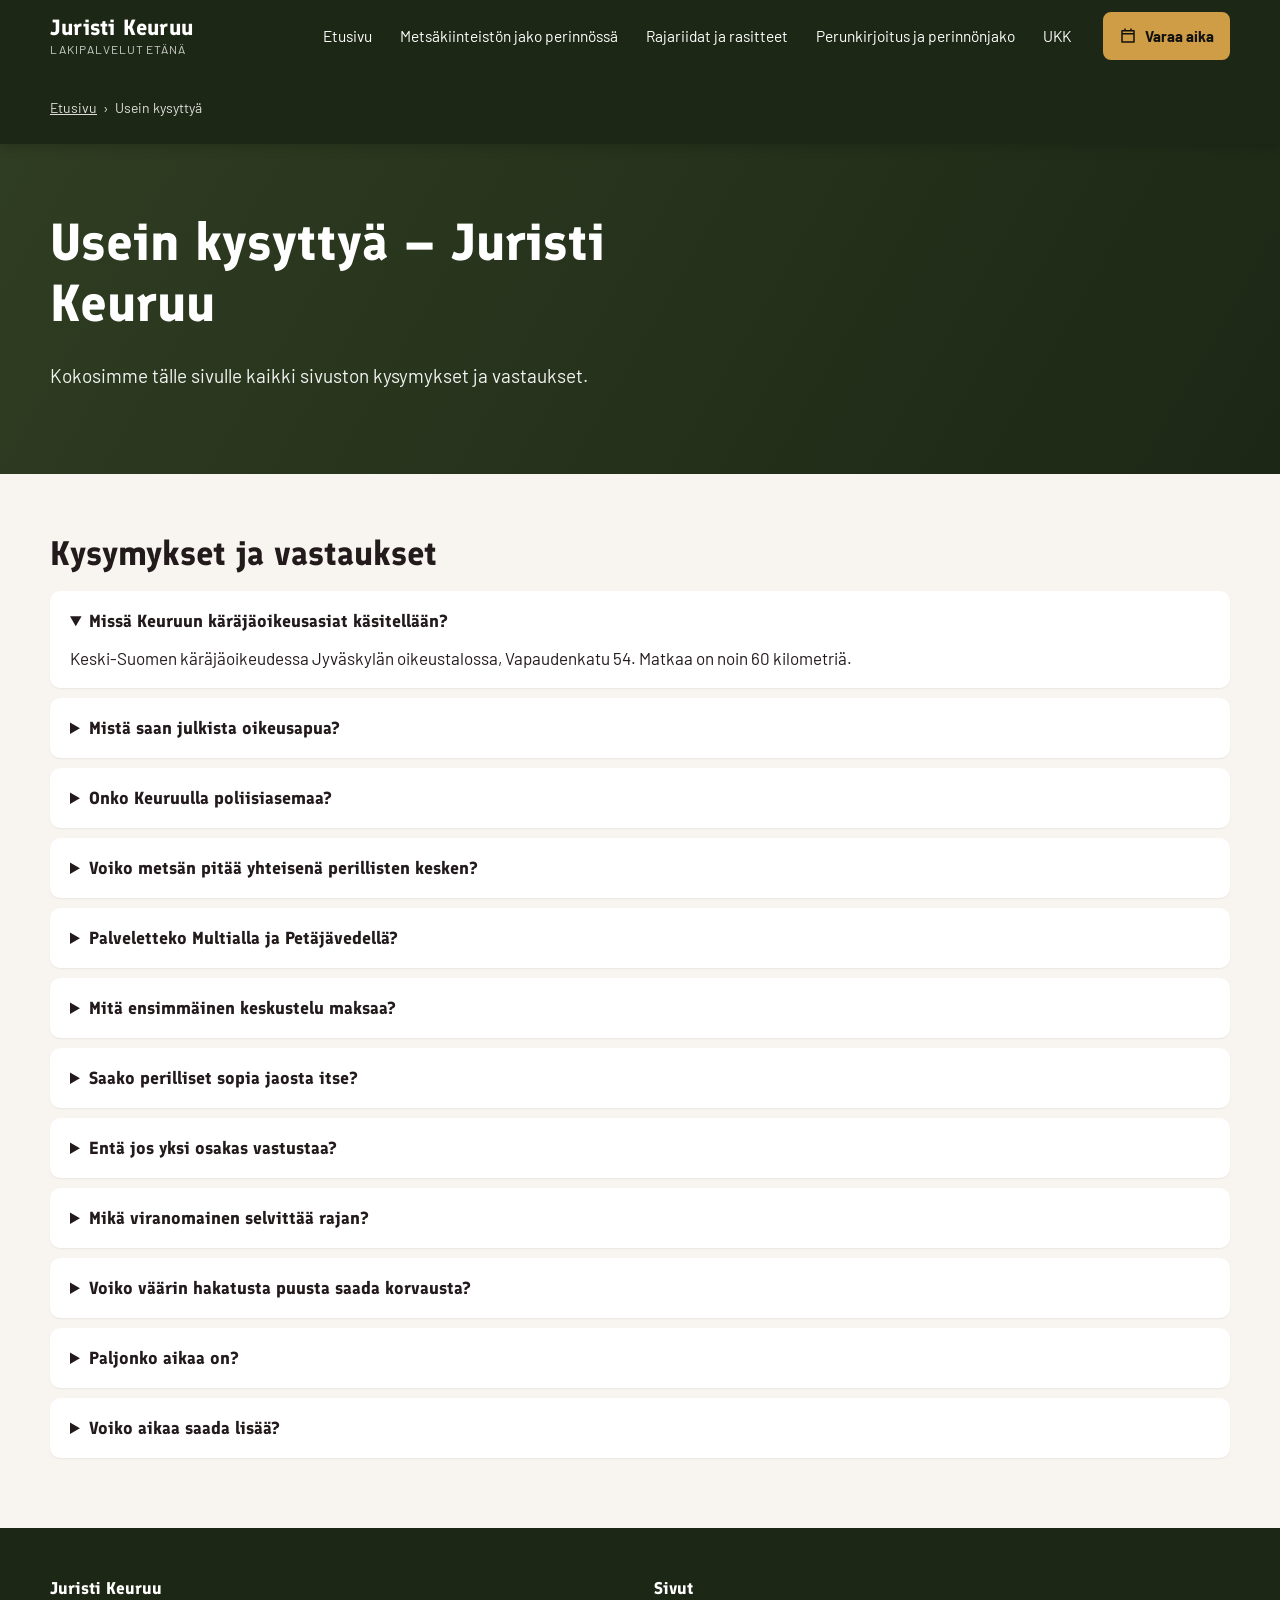
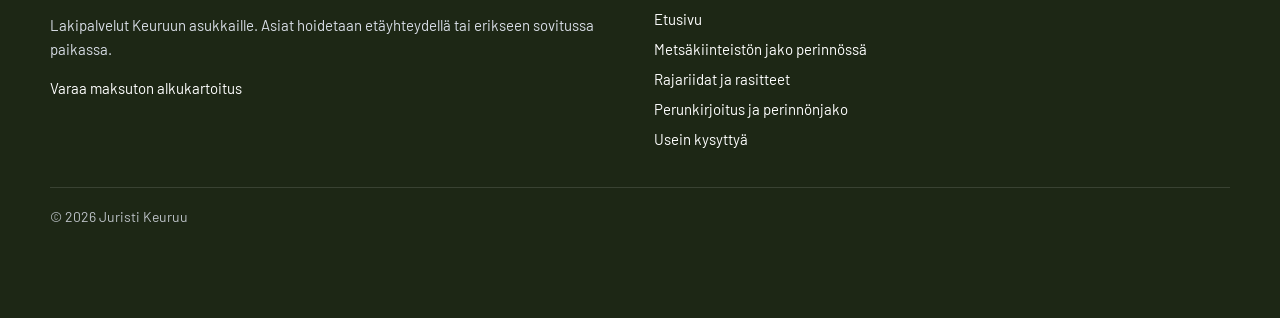
<file: ukk/index.html>
<!doctype html>
<html lang="fi">
<head>
<meta charset="utf-8">
<meta name="viewport" content="width=device-width,initial-scale=1">
<title>Usein kysyttyä | Juristi Keuruu</title>
<meta name="description" content="Vastauksia Keuruun asukkaiden kysymyksiin perinnöstä, riidoista ja viranomaisista.">
<meta name="robots" content="index,follow">
<link rel="canonical" href="https://arttu475-cpu.github.io/juristi-keuruu/ukk/">
<meta property="og:type" content="website">
<meta property="og:locale" content="fi_FI">
<meta property="og:site_name" content="Juristi Keuruu">
<meta property="og:title" content="Usein kysyttyä | Juristi Keuruu">
<meta property="og:description" content="Vastauksia Keuruun asukkaiden kysymyksiin perinnöstä, riidoista ja viranomaisista.">
<meta property="og:url" content="https://arttu475-cpu.github.io/juristi-keuruu/ukk/">
<meta name="theme-color" content="#1d2715">
<link rel="stylesheet" href="../_f/fontit.css">
<link rel="stylesheet" href="../_f/tyyli.css">
<script type="application/ld+json">{"@context":"https://schema.org","@graph":[{"@type":"WebSite","@id":"https://arttu475-cpu.github.io/juristi-keuruu/#website","url":"https://arttu475-cpu.github.io/juristi-keuruu/","name":"Juristi Keuruu","inLanguage":"fi"},{"@type":"LegalService","@id":"https://arttu475-cpu.github.io/juristi-keuruu/#palvelu","name":"Juristi Keuruu","url":"https://arttu475-cpu.github.io/juristi-keuruu/","description":"Juristi Keuruu: metsäkiinteistön jako, rajariidat ja perunkirjoitus etänä. Ajanvaraus verkossa, maksuton alkukartoitus.","areaServed":{"@type":"City","name":"Keuruu","sameAs":"https://fi.wikipedia.org/wiki/Keuruu"},"knowsAbout":["Metsäkiinteistön jako perinnössä","Rajariidat ja rasitteet","Perunkirjoitus ja perinnönjako"],"potentialAction":{"@type":"ReserveAction","name":"Varaa maksuton alkukartoitus","target":"https://calendly.com/lakiasiantoimisto-helsinki/lakitoimiston-alkukartoitus"}},{"@type":"WebPage","@id":"https://arttu475-cpu.github.io/juristi-keuruu/ukk/#webpage","url":"https://arttu475-cpu.github.io/juristi-keuruu/ukk/","name":"Usein kysyttyä | Juristi Keuruu","description":"Vastauksia Keuruun asukkaiden kysymyksiin perinnöstä, riidoista ja viranomaisista.","inLanguage":"fi","isPartOf":{"@id":"https://arttu475-cpu.github.io/juristi-keuruu/#website"},"about":{"@id":"https://arttu475-cpu.github.io/juristi-keuruu/#palvelu"},"dateModified":"2026-11-04"},{"@type":"FAQPage","@id":"https://arttu475-cpu.github.io/juristi-keuruu/ukk/#ukk","mainEntity":[{"@type":"Question","name":"Missä Keuruun käräjäoikeusasiat käsitellään?","acceptedAnswer":{"@type":"Answer","text":"Keski-Suomen käräjäoikeudessa Jyväskylän oikeustalossa, Vapaudenkatu 54. Matkaa on noin 60 kilometriä."}},{"@type":"Question","name":"Mistä saan julkista oikeusapua?","acceptedAnswer":{"@type":"Answer","text":"Keski-Suomen oikeusaputoimiston Jyväskylän toimipaikasta tai ajanvarauksella Jämsän toimipaikasta."}},{"@type":"Question","name":"Onko Keuruulla poliisiasemaa?","acceptedAnswer":{"@type":"Answer","text":"On, Keuruun poliisiasema osoitteessa Multiantie 7."}},{"@type":"Question","name":"Voiko metsän pitää yhteisenä perillisten kesken?","acceptedAnswer":{"@type":"Answer","text":"Voi, mutta yhteisomistus vaatii sopimuksen hoidosta ja hakkuista. Muuten päätöksenteko jumiutuu helposti."}},{"@type":"Question","name":"Palveletteko Multialla ja Petäjävedellä?","acceptedAnswer":{"@type":"Answer","text":"Kyllä, kaikki tapahtuu etänä."}},{"@type":"Question","name":"Mitä ensimmäinen keskustelu maksaa?","acceptedAnswer":{"@type":"Answer","text":"Alkukartoitus on ilmainen."}},{"@type":"Question","name":"Saako perilliset sopia jaosta itse?","acceptedAnswer":{"@type":"Answer","text":"Saavat. Perinnönjaon saa toimittaa sopimallaan tavalla (PK 23:3)."}},{"@type":"Question","name":"Entä jos yksi osakas vastustaa?","acceptedAnswer":{"@type":"Answer","text":"Kuka tahansa osakas voi hakea käräjäoikeudelta pesänjakajaa (PK 23:4)."}},{"@type":"Question","name":"Mikä viranomainen selvittää rajan?","acceptedAnswer":{"@type":"Answer","text":"Raja selvitetään kiinteistönmäärityksellä eli rajankäynnillä (KML 101 §)."}},{"@type":"Question","name":"Voiko väärin hakatusta puusta saada korvausta?","acceptedAnswer":{"@type":"Answer","text":"Voi. Korvaus perustuu puuston arvoon ja vahingon laajuuteen."}},{"@type":"Question","name":"Paljonko aikaa on?","acceptedAnswer":{"@type":"Answer","text":"Kolme kuukautta kuolemantapauksesta (PK 20:1)."}},{"@type":"Question","name":"Voiko aikaa saada lisää?","acceptedAnswer":{"@type":"Answer","text":"Voi, kun pidennystä haetaan määräajan kuluessa."}}]},{"@type":"BreadcrumbList","itemListElement":[{"@type":"ListItem","position":1,"name":"Etusivu","item":"https://arttu475-cpu.github.io/juristi-keuruu/"},{"@type":"ListItem","position":2,"name":"Usein kysyttyä","item":"https://arttu475-cpu.github.io/juristi-keuruu/ukk/"}]}]}</script>
</head>
<body>
<header class="hd"><div class="w"><a class="brand" href="../"><b>Juristi Keuruu</b><small>Lakipalvelut etänä</small></a><input type="checkbox" id="mt" class="mt" aria-label="Avaa valikko"><label for="mt" class="mtl">Valikko</label>
<nav class="nav" aria-label="Päävalikko"><a href="../">Etusivu</a><a href="../metsan-perinnonjako/">Metsäkiinteistön jako perinnössä</a><a href="../rajariidat/">Rajariidat ja rasitteet</a><a href="../perunkirjoitus/">Perunkirjoitus ja perinnönjako</a><a href="../ukk/">UKK</a></nav>
<a class="btn hbtn" href="https://calendly.com/lakiasiantoimisto-helsinki/lakitoimiston-alkukartoitus" target="_blank" rel="noopener"><svg viewBox="0 0 24 24" width="18" height="18" aria-hidden="true"><path fill="currentColor" d="M7 2h2v2h6V2h2v2h3a1 1 0 0 1 1 1v15a1 1 0 0 1-1 1H4a1 1 0 0 1-1-1V5a1 1 0 0 1 1-1h3zm12 8H5v9h14zM5 8h14V6H5z"/></svg>Varaa aika</a></div>
<div class="w"><nav class="crumb" aria-label="Murupolku"><ol><li><a href="../">Etusivu</a></li><li aria-current="page">Usein kysyttyä</li></ol></nav></div></header>
<main>

<section class="hero"><div class="w"><div><h1>Usein kysyttyä – Juristi Keuruu</h1><p class="l">Kokosimme tälle sivulle kaikki sivuston kysymykset ja vastaukset.</p></div></div></section>
<section class="sec"><div class="w"><div class="ukk"><h2>Kysymykset ja vastaukset</h2><details open><summary>Missä Keuruun käräjäoikeusasiat käsitellään?</summary><p>Keski-Suomen käräjäoikeudessa Jyväskylän oikeustalossa, Vapaudenkatu 54. Matkaa on noin 60 kilometriä.</p></details>
<details><summary>Mistä saan julkista oikeusapua?</summary><p>Keski-Suomen oikeusaputoimiston Jyväskylän toimipaikasta tai ajanvarauksella Jämsän toimipaikasta.</p></details>
<details><summary>Onko Keuruulla poliisiasemaa?</summary><p>On, Keuruun poliisiasema osoitteessa Multiantie 7.</p></details>
<details><summary>Voiko metsän pitää yhteisenä perillisten kesken?</summary><p>Voi, mutta yhteisomistus vaatii sopimuksen hoidosta ja hakkuista. Muuten päätöksenteko jumiutuu helposti.</p></details>
<details><summary>Palveletteko Multialla ja Petäjävedellä?</summary><p>Kyllä, kaikki tapahtuu etänä.</p></details>
<details><summary>Mitä ensimmäinen keskustelu maksaa?</summary><p>Alkukartoitus on ilmainen.</p></details>
<details><summary>Saako perilliset sopia jaosta itse?</summary><p>Saavat. Perinnönjaon saa toimittaa sopimallaan tavalla (PK 23:3).</p></details>
<details><summary>Entä jos yksi osakas vastustaa?</summary><p>Kuka tahansa osakas voi hakea käräjäoikeudelta pesänjakajaa (PK 23:4).</p></details>
<details><summary>Mikä viranomainen selvittää rajan?</summary><p>Raja selvitetään kiinteistönmäärityksellä eli rajankäynnillä (KML 101 §).</p></details>
<details><summary>Voiko väärin hakatusta puusta saada korvausta?</summary><p>Voi. Korvaus perustuu puuston arvoon ja vahingon laajuuteen.</p></details>
<details><summary>Paljonko aikaa on?</summary><p>Kolme kuukautta kuolemantapauksesta (PK 20:1).</p></details>
<details><summary>Voiko aikaa saada lisää?</summary><p>Voi, kun pidennystä haetaan määräajan kuluessa.</p></details></div></div></section>
</main>
<footer class="ft"><div class="w"><div class="cols">
<div><h3>Juristi Keuruu</h3><p>Lakipalvelut Keuruun asukkaille. Asiat hoidetaan etäyhteydellä tai erikseen sovitussa paikassa.</p><p><a href="https://calendly.com/lakiasiantoimisto-helsinki/lakitoimiston-alkukartoitus" target="_blank" rel="noopener">Varaa maksuton alkukartoitus</a></p></div>
<div><h3>Sivut</h3><ul><li><a href="../">Etusivu</a></li><li><a href="../metsan-perinnonjako/">Metsäkiinteistön jako perinnössä</a></li><li><a href="../rajariidat/">Rajariidat ja rasitteet</a></li><li><a href="../perunkirjoitus/">Perunkirjoitus ja perinnönjako</a></li><li><a href="../ukk/">Usein kysyttyä</a></li></ul></div>
</div><div class="pohja">© 2026 Juristi Keuruu</div></div></footer>
<div class="palkki"><a class="btn o" style="color:#fff" href="https://calendly.com/lakiasiantoimisto-helsinki/lakitoimiston-alkukartoitus" target="_blank" rel="noopener"><svg viewBox="0 0 24 24" width="18" height="18" aria-hidden="true"><path fill="currentColor" d="M7 2h2v2h6V2h2v2h3a1 1 0 0 1 1 1v15a1 1 0 0 1-1 1H4a1 1 0 0 1-1-1V5a1 1 0 0 1 1-1h3zm12 8H5v9h14zM5 8h14V6H5z"/></svg>Varaa maksuton alkukartoitus</a></div>
</body>
</html>
</file>
<file: _f/fontit.css>
@font-face {
  font-family: 'Barlow';
  font-style: normal;
  font-weight: 300;
  font-display: swap;
  src: url('Barlow-300-normal.woff2') format('woff2');
  unicode-range: U+0000-00FF, U+0131, U+0152-0153, U+02BB-02BC, U+02C6, U+02DA, U+02DC, U+0304, U+0308, U+0329, U+2000-206F, U+20AC, U+2122, U+2191, U+2193, U+2212, U+2215, U+FEFF, U+FFFD;
}
@font-face {
  font-family: 'Barlow';
  font-style: normal;
  font-weight: 400;
  font-display: swap;
  src: url('Barlow-400-normal.woff2') format('woff2');
  unicode-range: U+0000-00FF, U+0131, U+0152-0153, U+02BB-02BC, U+02C6, U+02DA, U+02DC, U+0304, U+0308, U+0329, U+2000-206F, U+20AC, U+2122, U+2191, U+2193, U+2212, U+2215, U+FEFF, U+FFFD;
}
@font-face {
  font-family: 'Barlow';
  font-style: normal;
  font-weight: 500;
  font-display: swap;
  src: url('Barlow-500-normal.woff2') format('woff2');
  unicode-range: U+0000-00FF, U+0131, U+0152-0153, U+02BB-02BC, U+02C6, U+02DA, U+02DC, U+0304, U+0308, U+0329, U+2000-206F, U+20AC, U+2122, U+2191, U+2193, U+2212, U+2215, U+FEFF, U+FFFD;
}
@font-face {
  font-family: 'Barlow';
  font-style: normal;
  font-weight: 700;
  font-display: swap;
  src: url('Barlow-700-normal.woff2') format('woff2');
  unicode-range: U+0000-00FF, U+0131, U+0152-0153, U+02BB-02BC, U+02C6, U+02DA, U+02DC, U+0304, U+0308, U+0329, U+2000-206F, U+20AC, U+2122, U+2191, U+2193, U+2212, U+2215, U+FEFF, U+FFFD;
}
@font-face {
  font-family: 'Finlandica';
  font-style: italic;
  font-weight: 700;
  font-display: swap;
  src: url('Finlandica-700-italic.woff2') format('woff2');
  unicode-range: U+0000-00FF, U+0131, U+0152-0153, U+02BB-02BC, U+02C6, U+02DA, U+02DC, U+0304, U+0308, U+0329, U+2000-206F, U+20AC, U+2122, U+2191, U+2193, U+2212, U+2215, U+FEFF, U+FFFD;
}
@font-face {
  font-family: 'Finlandica';
  font-style: normal;
  font-weight: 400;
  font-display: swap;
  src: url('Finlandica-400-normal.woff2') format('woff2');
  unicode-range: U+0000-00FF, U+0131, U+0152-0153, U+02BB-02BC, U+02C6, U+02DA, U+02DC, U+0304, U+0308, U+0329, U+2000-206F, U+20AC, U+2122, U+2191, U+2193, U+2212, U+2215, U+FEFF, U+FFFD;
}
@font-face {
  font-family: 'Finlandica';
  font-style: normal;
  font-weight: 500;
  font-display: swap;
  src: url('Finlandica-500-normal.woff2') format('woff2');
  unicode-range: U+0000-00FF, U+0131, U+0152-0153, U+02BB-02BC, U+02C6, U+02DA, U+02DC, U+0304, U+0308, U+0329, U+2000-206F, U+20AC, U+2122, U+2191, U+2193, U+2212, U+2215, U+FEFF, U+FFFD;
}
@font-face {
  font-family: 'Finlandica';
  font-style: normal;
  font-weight: 700;
  font-display: swap;
  src: url('Finlandica-700-normal.woff2') format('woff2');
  unicode-range: U+0000-00FF, U+0131, U+0152-0153, U+02BB-02BC, U+02C6, U+02DA, U+02DC, U+0304, U+0308, U+0329, U+2000-206F, U+20AC, U+2122, U+2191, U+2193, U+2212, U+2215, U+FEFF, U+FFFD;
}
</file>
<file: _f/tyyli.css>
:root{--p:#2f3d22;--p2:#1d2715;--a:#cf9d45;--bg:#f8f5f1;--ink:#231a1c;--soft:#f1e7e4;--fh:'Finlandica', system-ui, sans-serif;--fb:'Barlow', system-ui, sans-serif}
*{box-sizing:border-box}html{scroll-padding-top:90px}body{margin:0;background:var(--bg);color:var(--ink);font-family:var(--fb);font-size:17px;line-height:1.6;-webkit-text-size-adjust:100%}
a{color:var(--p)}img,svg{max-width:100%}h1,h2,h3{font-family:var(--fh);line-height:1.18;margin:0 0 .5em;overflow-wrap:break-word;hyphens:auto}
h1{font-size:clamp(30px,4.4vw,52px)}h2{font-size:clamp(24px,2.8vw,34px)}h3{font-size:20px}
.w{width:min(1180px,calc(100% - 40px));margin:0 auto}
.hd{position:sticky;top:0;z-index:50;background:var(--p2);color:#fff;box-shadow:0 2px 12px rgba(0,0,0,.18)}
.hd .w{display:flex;align-items:center;gap:20px;min-height:72px}
.brand{color:#fff;text-decoration:none;display:flex;flex-direction:column;line-height:1.1;min-width:0}
.brand b{font-family:var(--fh);font-size:22px;letter-spacing:.01em}.brand small{font-size:12px;letter-spacing:.08em;text-transform:uppercase;opacity:.78;margin-top:3px}
.nav{margin-left:auto;display:flex;align-items:center;gap:4px}
.nav>a,.dd>span{color:#fff;text-decoration:none;padding:10px 12px;border-radius:6px;font-size:15.5px;cursor:pointer;display:block}
.nav>a:hover,.dd:hover>span{background:rgba(255,255,255,.1)}
.dd{position:relative}.dd .m{display:none;position:absolute;top:100%;left:0;background:#fff;min-width:250px;border-radius:8px;box-shadow:0 12px 30px rgba(0,0,0,.2);padding:8px}
.dd:hover .m,.dd:focus-within .m{display:block}.dd .m a{display:block;color:var(--ink);text-decoration:none;padding:8px 12px;border-radius:6px;font-size:15px}.dd .m a:hover{background:var(--soft)}
.btn{display:inline-flex;align-items:center;gap:8px;background:var(--a);color:#111;font-weight:700;text-decoration:none;padding:12px 18px;border-radius:8px;border:2px solid var(--a);font-size:16px;white-space:nowrap}
.btn.o{background:transparent;color:inherit;border-color:currentColor}.btn:hover{filter:brightness(1.06)}
.hd .btn{padding:10px 14px;font-size:15px}
.mt{display:none}.mtl{display:none}
.hero{background:linear-gradient(120deg,var(--p) 0%,var(--p2) 100%);color:#fff;padding:68px 0 64px}
.hero .w{display:grid;grid-template-columns:1.35fr .9fr;gap:40px;align-items:center}
.hero p.l{font-size:19px;max-width:680px;opacity:.94}.hero .napit{display:flex;gap:12px;flex-wrap:wrap;margin-top:24px}
.hero .kortti{background:rgba(255,255,255,.08);border:1px solid rgba(255,255,255,.18);border-radius:14px;padding:24px}
.hero .kortti li{margin:6px 0}.hero .kortti ul{padding-left:20px;margin:8px 0 0}

.crumb{font-size:14px;padding:14px 0;color:#fff;opacity:.85}.crumb a{color:#fff}
.sec{padding:60px 0}.sec.alt{background:var(--soft)}.sec .lead{max-width:780px;font-size:18px}
.grid{display:grid;grid-template-columns:repeat(auto-fill,minmax(300px,1fr));gap:20px;margin-top:24px}
.card{background:#fff;border-radius:12px;padding:22px;box-shadow:0 1px 3px rgba(0,0,0,.08);border-top:4px solid var(--a)}
.card h3{margin-bottom:.35em}.card p{margin:0 0 .6em}.card a.more{font-weight:700;text-decoration:none}
.steps{counter-reset:s;display:grid;grid-template-columns:repeat(auto-fit,minmax(220px,1fr));gap:20px;margin-top:20px}
.steps div{background:#fff;border-radius:12px;padding:20px 20px 20px 64px;position:relative}
.steps div:before{counter-increment:s;content:counter(s);position:absolute;left:18px;top:18px;width:32px;height:32px;border-radius:50%;background:var(--p);color:#fff;display:grid;place-items:center;font-weight:700}
.two{display:grid;grid-template-columns:1.3fr 1fr;gap:40px;align-items:start}
.list{padding-left:0;list-style:none}.list li{display:flex;gap:10px;margin:8px 0}.list li svg{color:var(--a);flex:none;margin-top:3px}
.esim{background:#fff;border-left:5px solid var(--a);padding:18px 22px;border-radius:8px;margin:16px 0}
.ukk details{background:#fff;border-radius:10px;padding:16px 20px;margin:10px 0;box-shadow:0 1px 2px rgba(0,0,0,.06)}
.ukk summary{cursor:pointer;font-weight:700;font-size:17.5px;font-family:var(--fh)}.ukk details p{margin:10px 0 0}
.cta{background:var(--p);color:#fff;padding:52px 0}.cta .w{display:flex;justify-content:space-between;align-items:center;gap:24px;flex-wrap:wrap}.cta h2{margin:0 0 .3em}.cta p{margin:0;max-width:640px;opacity:.92}.cta .napit{display:flex;gap:12px;flex-wrap:wrap}
.tags{display:flex;flex-wrap:wrap;gap:10px;margin-top:16px}.tags a{background:#fff;border:1px solid rgba(0,0,0,.1);padding:8px 14px;border-radius:30px;text-decoration:none;font-size:15px}
.ft{background:var(--p2);color:#d8dde6;padding:50px 0 90px;font-size:15px}.ft a{color:#fff;text-decoration:none}.ft a:hover{text-decoration:underline}
.ft .cols{display:grid;grid-template-columns:repeat(auto-fit,minmax(200px,1fr));gap:28px}.ft h3{color:#fff;font-size:17px}.ft ul{list-style:none;padding:0;margin:0}.ft li{margin:6px 0}
.ft .pohja{border-top:1px solid rgba(255,255,255,.15);margin-top:30px;padding-top:18px;font-size:14px;opacity:.85}
.palkki{display:none}
@media(max-width:1060px){.nav{display:none;position:absolute;top:100%;left:0;right:0;background:var(--p2);flex-direction:column;align-items:stretch;padding:10px 20px 20px;gap:0;max-height:calc(100vh - 72px);overflow:auto}
.mt:checked~.nav{display:flex}.mtl{display:block;margin-left:auto;color:#fff;font-size:15px;border:1px solid rgba(255,255,255,.4);border-radius:6px;padding:8px 12px;cursor:pointer}
.dd .m{display:block;position:static;box-shadow:none;background:transparent;padding:0 0 0 12px;min-width:0}.dd .m a{color:#d8dde6}.dd .m a:hover{background:rgba(255,255,255,.08)}
.hd .hbtn{display:none}.hero .w,.two{grid-template-columns:1fr}
.palkki{display:flex;position:fixed;left:0;right:0;bottom:0;z-index:60;gap:8px;padding:10px;background:var(--p2);box-shadow:0 -2px 10px rgba(0,0,0,.2)}.palkki a{flex:1;justify-content:center}}
@media(max-width:600px){body{font-size:16px}.brand b{font-size:18px}.brand small{font-size:10.5px}.sec{padding:44px 0}.hero{padding:44px 0}.hero p.l{font-size:17px}.btn{white-space:normal}.w{width:calc(100% - 32px)}}

.fakta{display:grid;grid-template-columns:repeat(auto-fill,minmax(320px,1fr));gap:16px;margin-top:22px}.fakta div{background:#fff;border-radius:10px;padding:16px 18px;box-shadow:0 1px 3px rgba(0,0,0,.08)}.fakta b{display:block;font-family:var(--fh);margin-bottom:4px}.lahteet{font-size:14px;opacity:.85}.lahteet a{word-break:break-all}.crumb ol{list-style:none;margin:0;padding:0;display:flex;flex-wrap:wrap;gap:6px}.crumb li+li:before{content:"›";margin-right:6px}
</file>
